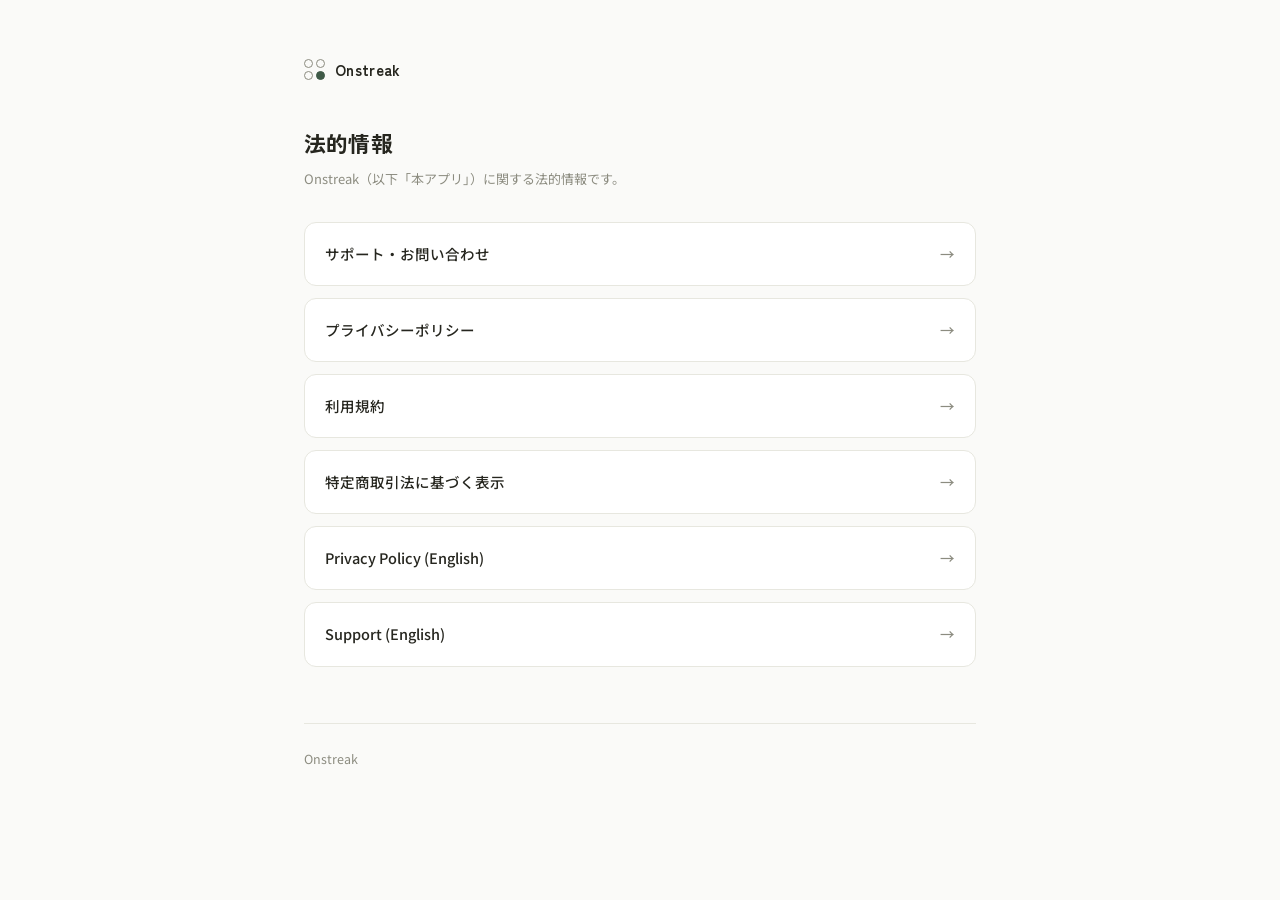
<file: index.html>
<!doctype html>
<html lang="ja">
<head>
<meta charset="utf-8">
<meta name="viewport" content="width=device-width, initial-scale=1">
<title>Onstreak｜法的情報</title>
<link rel="stylesheet" href="style.css">
</head>
<body>
<div class="wrap">
  <div class="brand">
    <div class="brand-dots"><span></span><span></span><span></span><span></span></div>
    <div class="brand-name">Onstreak</div>
  </div>

  <h1>法的情報</h1>
  <div class="dates">Onstreak（以下「本アプリ」）に関する法的情報です。</div>

  <div class="card-list">
    <a href="support.html">サポート・お問い合わせ <span class="arrow">→</span></a>
    <a href="privacy-policy.html">プライバシーポリシー <span class="arrow">→</span></a>
    <a href="terms.html">利用規約 <span class="arrow">→</span></a>
    <a href="tokushoho.html">特定商取引法に基づく表示 <span class="arrow">→</span></a>
    <a href="privacy-policy-en.html">Privacy Policy (English) <span class="arrow">→</span></a>
    <a href="support-en.html">Support (English) <span class="arrow">→</span></a>
  </div>

  <footer>
    Onstreak
  </footer>
</div>
</body>
</html>
</file>
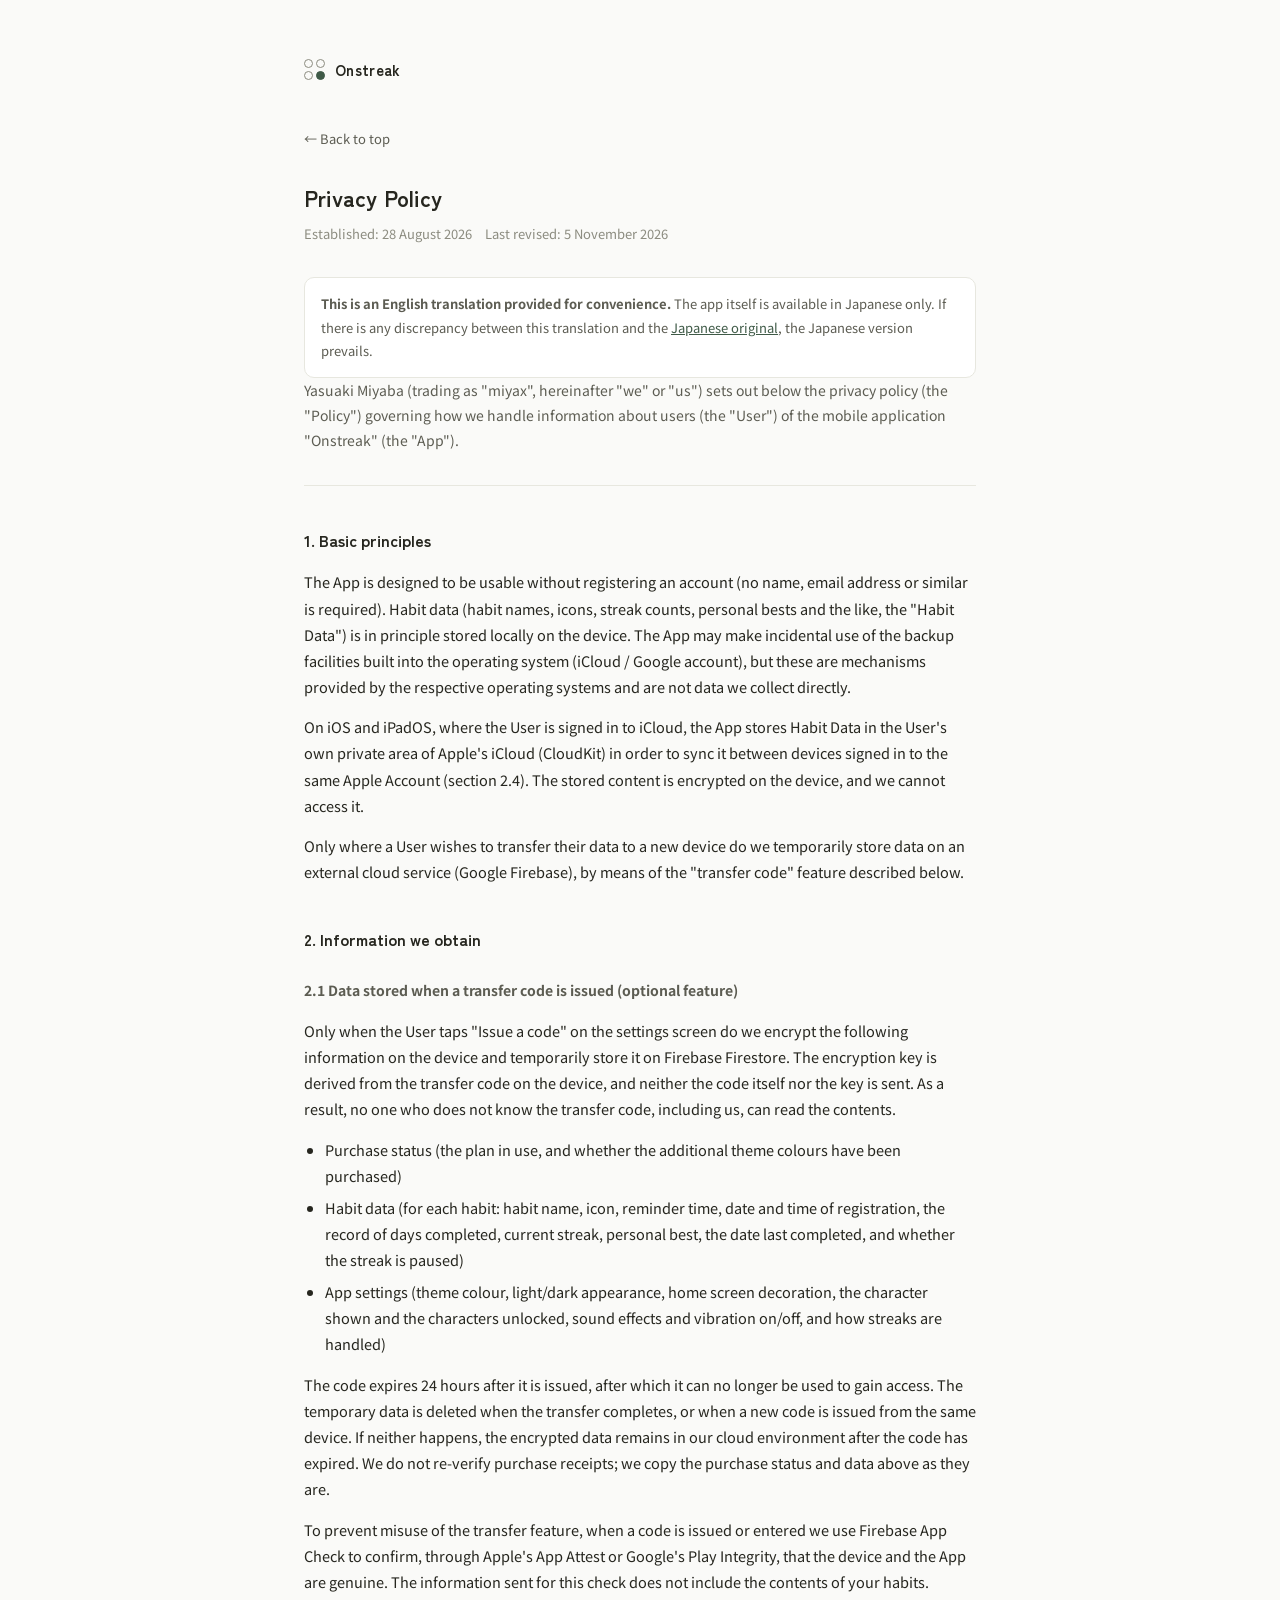
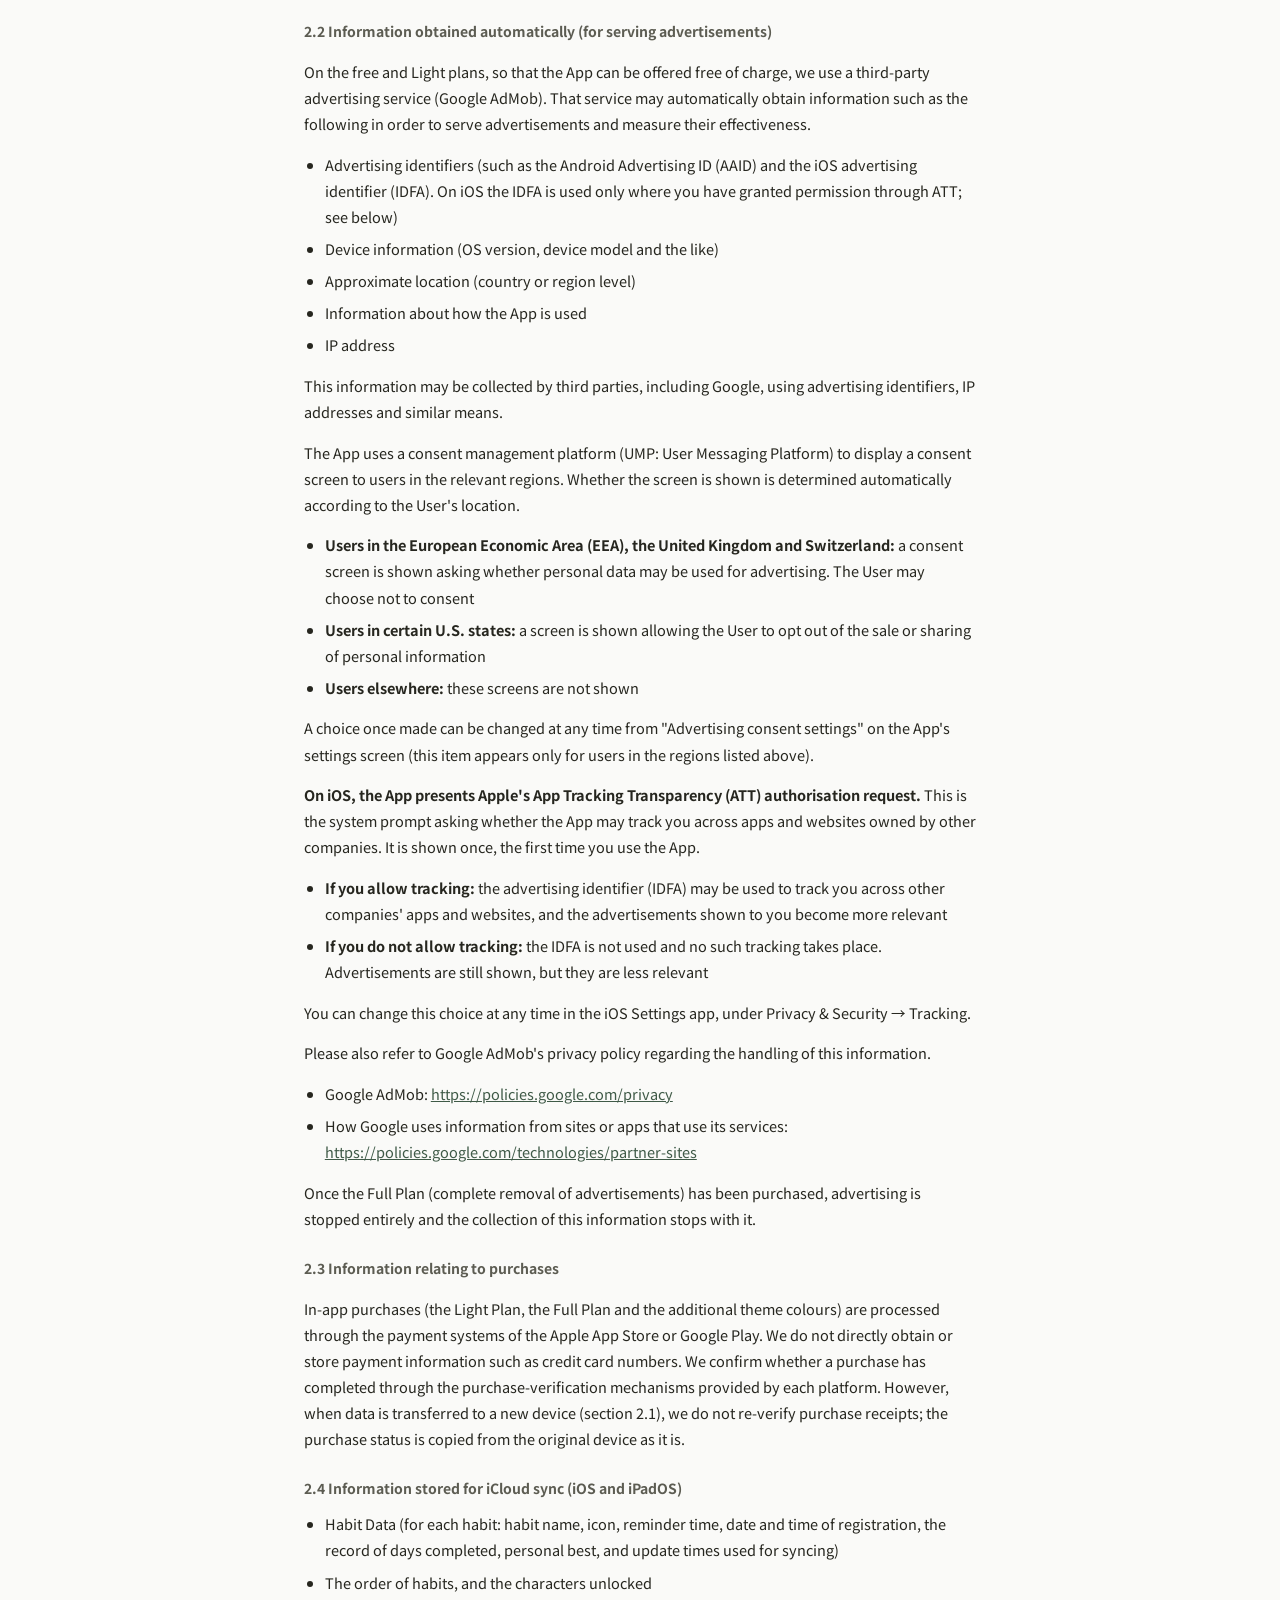
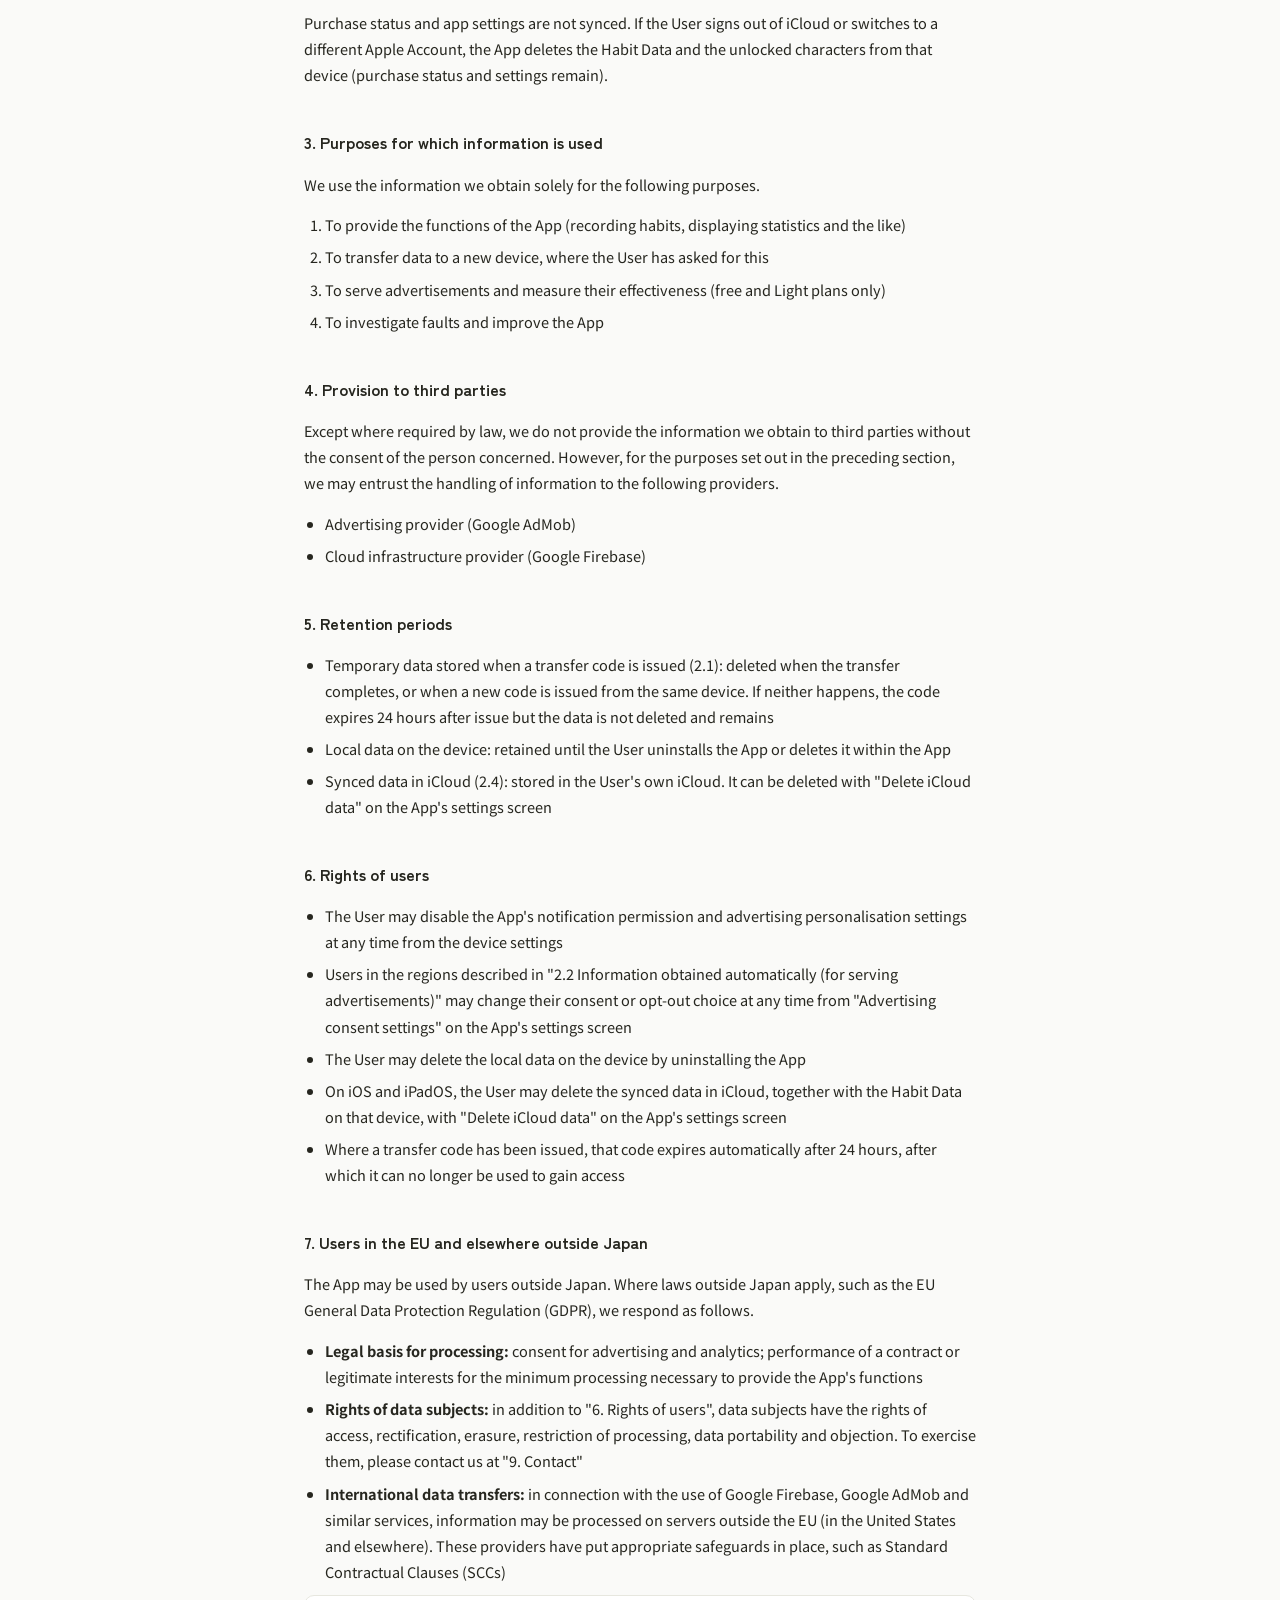
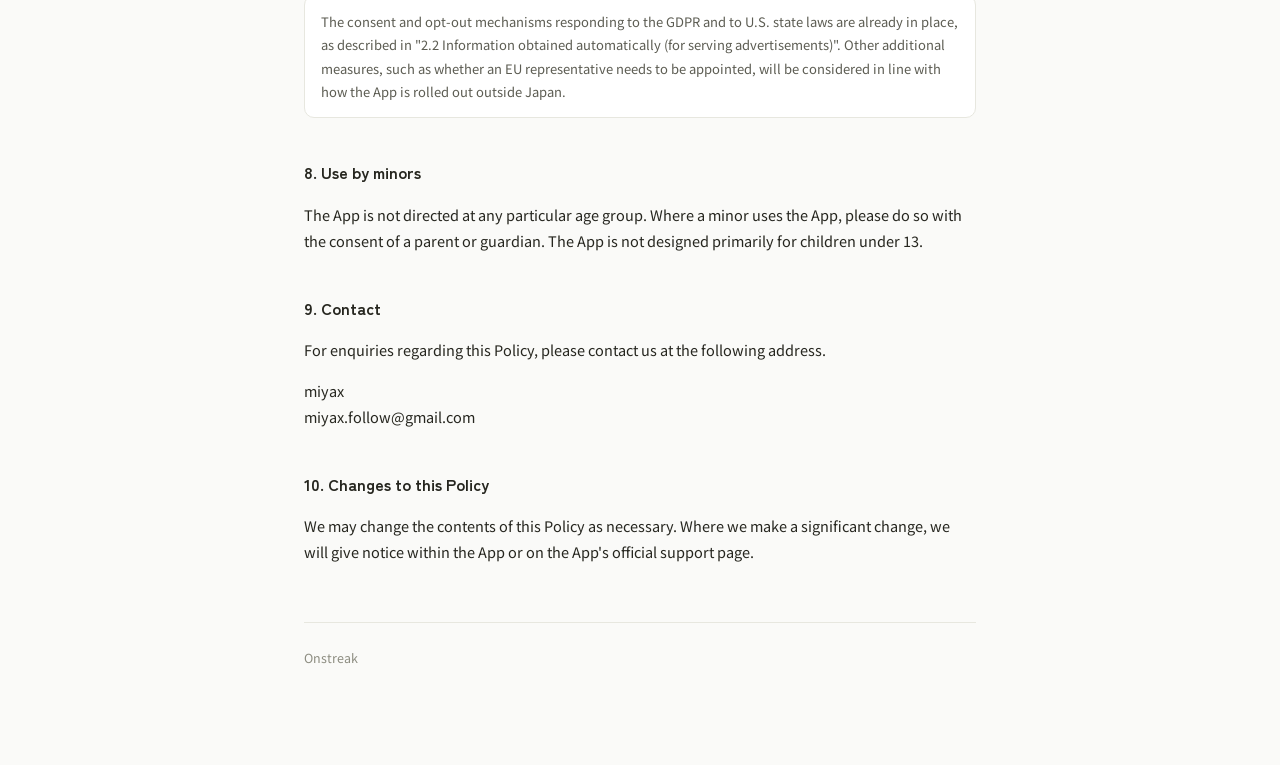
<file: privacy-policy-en.html>
<!doctype html>
<html lang="en">
<head>
<meta charset="utf-8">
<meta name="viewport" content="width=device-width, initial-scale=1">
<title>Privacy Policy｜Onstreak</title>
<link rel="stylesheet" href="style.css">
</head>
<body>
<div class="wrap">
  <div class="brand">
    <div class="brand-dots"><span></span><span></span><span></span><span></span></div>
    <div class="brand-name">Onstreak</div>
  </div>
  <a class="back" href="index.html">← Back to top</a>

  <h1>Privacy Policy</h1>
  <div class="dates">Established: 28 August 2026　Last revised: 5 November 2026</div>

  <div class="note">
    <strong>This is an English translation provided for convenience.</strong>
    The app itself is available in Japanese only. If there is any discrepancy between this
    translation and the <a href="privacy-policy.html">Japanese original</a>, the Japanese
    version prevails.
  </div>

  <div class="intro">
    Yasuaki Miyaba (trading as "miyax", hereinafter "we" or "us") sets out below the privacy policy
    (the "Policy") governing how we handle information about users (the "User") of the mobile
    application "Onstreak" (the "App").
  </div>

  <h2>1. Basic principles</h2>
  <p>The App is designed to be usable without registering an account (no name, email address or similar is required). Habit data (habit names, icons, streak counts, personal bests and the like, the "Habit Data") is in principle stored locally on the device. The App may make incidental use of the backup facilities built into the operating system (iCloud / Google account), but these are mechanisms provided by the respective operating systems and are not data we collect directly.</p>
  <p>On iOS and iPadOS, where the User is signed in to iCloud, the App stores Habit Data in the User's own private area of Apple's iCloud (CloudKit) in order to sync it between devices signed in to the same Apple Account (section 2.4). The stored content is encrypted on the device, and we cannot access it.</p>
  <p>Only where a User wishes to transfer their data to a new device do we temporarily store data on an external cloud service (Google Firebase), by means of the "transfer code" feature described below.</p>

  <h2>2. Information we obtain</h2>

  <h3>2.1 Data stored when a transfer code is issued (optional feature)</h3>
  <p>Only when the User taps "Issue a code" on the settings screen do we encrypt the following information on the device and temporarily store it on Firebase Firestore. The encryption key is derived from the transfer code on the device, and neither the code itself nor the key is sent. As a result, no one who does not know the transfer code, including us, can read the contents.</p>
  <ul>
    <li>Purchase status (the plan in use, and whether the additional theme colours have been purchased)</li>
    <li>Habit data (for each habit: habit name, icon, reminder time, date and time of registration, the record of days completed, current streak, personal best, the date last completed, and whether the streak is paused)</li>
    <li>App settings (theme colour, light/dark appearance, home screen decoration, the character shown and the characters unlocked, sound effects and vibration on/off, and how streaks are handled)</li>
  </ul>
  <p>The code expires 24 hours after it is issued, after which it can no longer be used to gain access. The temporary data is deleted when the transfer completes, or when a new code is issued from the same device. If neither happens, the encrypted data remains in our cloud environment after the code has expired. We do not re-verify purchase receipts; we copy the purchase status and data above as they are.</p>
  <p>To prevent misuse of the transfer feature, when a code is issued or entered we use Firebase App Check to confirm, through Apple's App Attest or Google's Play Integrity, that the device and the App are genuine. The information sent for this check does not include the contents of your habits.</p>

  <h3>2.2 Information obtained automatically (for serving advertisements)</h3>
  <p>On the free and Light plans, so that the App can be offered free of charge, we use a third-party advertising service (Google AdMob). That service may automatically obtain information such as the following in order to serve advertisements and measure their effectiveness.</p>
  <ul>
    <li>Advertising identifiers (such as the Android Advertising ID (AAID) and the iOS advertising identifier (IDFA). On iOS the IDFA is used only where you have granted permission through ATT; see below)</li>
    <li>Device information (OS version, device model and the like)</li>
    <li>Approximate location (country or region level)</li>
    <li>Information about how the App is used</li>
    <li>IP address</li>
  </ul>
  <p>This information may be collected by third parties, including Google, using advertising identifiers, IP addresses and similar means.</p>
  <p>The App uses a consent management platform (UMP: User Messaging Platform) to display a consent screen to users in the relevant regions. Whether the screen is shown is determined automatically according to the User's location.</p>
  <ul>
    <li><strong>Users in the European Economic Area (EEA), the United Kingdom and Switzerland:</strong> a consent screen is shown asking whether personal data may be used for advertising. The User may choose not to consent</li>
    <li><strong>Users in certain U.S. states:</strong> a screen is shown allowing the User to opt out of the sale or sharing of personal information</li>
    <li><strong>Users elsewhere:</strong> these screens are not shown</li>
  </ul>
  <p>A choice once made can be changed at any time from "Advertising consent settings" on the App's settings screen (this item appears only for users in the regions listed above).</p>
  <p><strong>On iOS, the App presents Apple's App Tracking Transparency (ATT) authorisation request.</strong> This is the system prompt asking whether the App may track you across apps and websites owned by other companies. It is shown once, the first time you use the App.</p>
  <ul>
    <li><strong>If you allow tracking:</strong> the advertising identifier (IDFA) may be used to track you across other companies' apps and websites, and the advertisements shown to you become more relevant</li>
    <li><strong>If you do not allow tracking:</strong> the IDFA is not used and no such tracking takes place. Advertisements are still shown, but they are less relevant</li>
  </ul>
  <p>You can change this choice at any time in the iOS Settings app, under Privacy &amp; Security &rarr; Tracking.</p>
  <p>Please also refer to Google AdMob's privacy policy regarding the handling of this information.</p>
  <ul>
    <li>Google AdMob: <a href="https://policies.google.com/privacy" target="_blank" rel="noopener">https://policies.google.com/privacy</a></li>
    <li>How Google uses information from sites or apps that use its services: <a href="https://policies.google.com/technologies/partner-sites" target="_blank" rel="noopener">https://policies.google.com/technologies/partner-sites</a></li>
  </ul>
  <p>Once the Full Plan (complete removal of advertisements) has been purchased, advertising is stopped entirely and the collection of this information stops with it.</p>

  <h3>2.3 Information relating to purchases</h3>
  <p>In-app purchases (the Light Plan, the Full Plan and the additional theme colours) are processed through the payment systems of the Apple App Store or Google Play. We do not directly obtain or store payment information such as credit card numbers. We confirm whether a purchase has completed through the purchase-verification mechanisms provided by each platform. However, when data is transferred to a new device (section 2.1), we do not re-verify purchase receipts; the purchase status is copied from the original device as it is.</p>

  <h3>2.4 Information stored for iCloud sync (iOS and iPadOS)</h3>
  <ul>
    <li>Habit Data (for each habit: habit name, icon, reminder time, date and time of registration, the record of days completed, personal best, and update times used for syncing)</li>
    <li>The order of habits, and the characters unlocked</li>
  </ul>
  <p>Purchase status and app settings are not synced. If the User signs out of iCloud or switches to a different Apple Account, the App deletes the Habit Data and the unlocked characters from that device (purchase status and settings remain).</p>

  <h2>3. Purposes for which information is used</h2>
  <p>We use the information we obtain solely for the following purposes.</p>
  <ol>
    <li>To provide the functions of the App (recording habits, displaying statistics and the like)</li>
    <li>To transfer data to a new device, where the User has asked for this</li>
    <li>To serve advertisements and measure their effectiveness (free and Light plans only)</li>
    <li>To investigate faults and improve the App</li>
  </ol>

  <h2>4. Provision to third parties</h2>
  <p>Except where required by law, we do not provide the information we obtain to third parties without the consent of the person concerned. However, for the purposes set out in the preceding section, we may entrust the handling of information to the following providers.</p>
  <ul>
    <li>Advertising provider (Google AdMob)</li>
    <li>Cloud infrastructure provider (Google Firebase)</li>
  </ul>

  <h2>5. Retention periods</h2>
  <ul>
    <li>Temporary data stored when a transfer code is issued (2.1): deleted when the transfer completes, or when a new code is issued from the same device. If neither happens, the code expires 24 hours after issue but the data is not deleted and remains</li>
    <li>Local data on the device: retained until the User uninstalls the App or deletes it within the App</li>
    <li>Synced data in iCloud (2.4): stored in the User's own iCloud. It can be deleted with "Delete iCloud data" on the App's settings screen</li>
  </ul>

  <h2>6. Rights of users</h2>
  <ul>
    <li>The User may disable the App's notification permission and advertising personalisation settings at any time from the device settings</li>
    <li>Users in the regions described in "2.2 Information obtained automatically (for serving advertisements)" may change their consent or opt-out choice at any time from "Advertising consent settings" on the App's settings screen</li>
    <li>The User may delete the local data on the device by uninstalling the App</li>
    <li>On iOS and iPadOS, the User may delete the synced data in iCloud, together with the Habit Data on that device, with "Delete iCloud data" on the App's settings screen</li>
    <li>Where a transfer code has been issued, that code expires automatically after 24 hours, after which it can no longer be used to gain access</li>
  </ul>

  <h2>7. Users in the EU and elsewhere outside Japan</h2>
  <p>The App may be used by users outside Japan. Where laws outside Japan apply, such as the EU General Data Protection Regulation (GDPR), we respond as follows.</p>
  <ul>
    <li><strong>Legal basis for processing:</strong> consent for advertising and analytics; performance of a contract or legitimate interests for the minimum processing necessary to provide the App's functions</li>
    <li><strong>Rights of data subjects:</strong> in addition to "6. Rights of users", data subjects have the rights of access, rectification, erasure, restriction of processing, data portability and objection. To exercise them, please contact us at "9. Contact"</li>
    <li><strong>International data transfers:</strong> in connection with the use of Google Firebase, Google AdMob and similar services, information may be processed on servers outside the EU (in the United States and elsewhere). These providers have put appropriate safeguards in place, such as Standard Contractual Clauses (SCCs)</li>
  </ul>
  <div class="note">The consent and opt-out mechanisms responding to the GDPR and to U.S. state laws are already in place, as described in "2.2 Information obtained automatically (for serving advertisements)". Other additional measures, such as whether an EU representative needs to be appointed, will be considered in line with how the App is rolled out outside Japan.</div>

  <h2>8. Use by minors</h2>
  <p>The App is not directed at any particular age group. Where a minor uses the App, please do so with the consent of a parent or guardian. The App is not designed primarily for children under 13.</p>

  <h2>9. Contact</h2>
  <p>For enquiries regarding this Policy, please contact us at the following address.</p>
  <p>miyax<br>miyax.follow@gmail.com</p>

  <h2>10. Changes to this Policy</h2>
  <p>We may change the contents of this Policy as necessary. Where we make a significant change, we will give notice within the App or on the App's official support page.</p>

  <footer>Onstreak</footer>
</div>
</body>
</html>
</file>
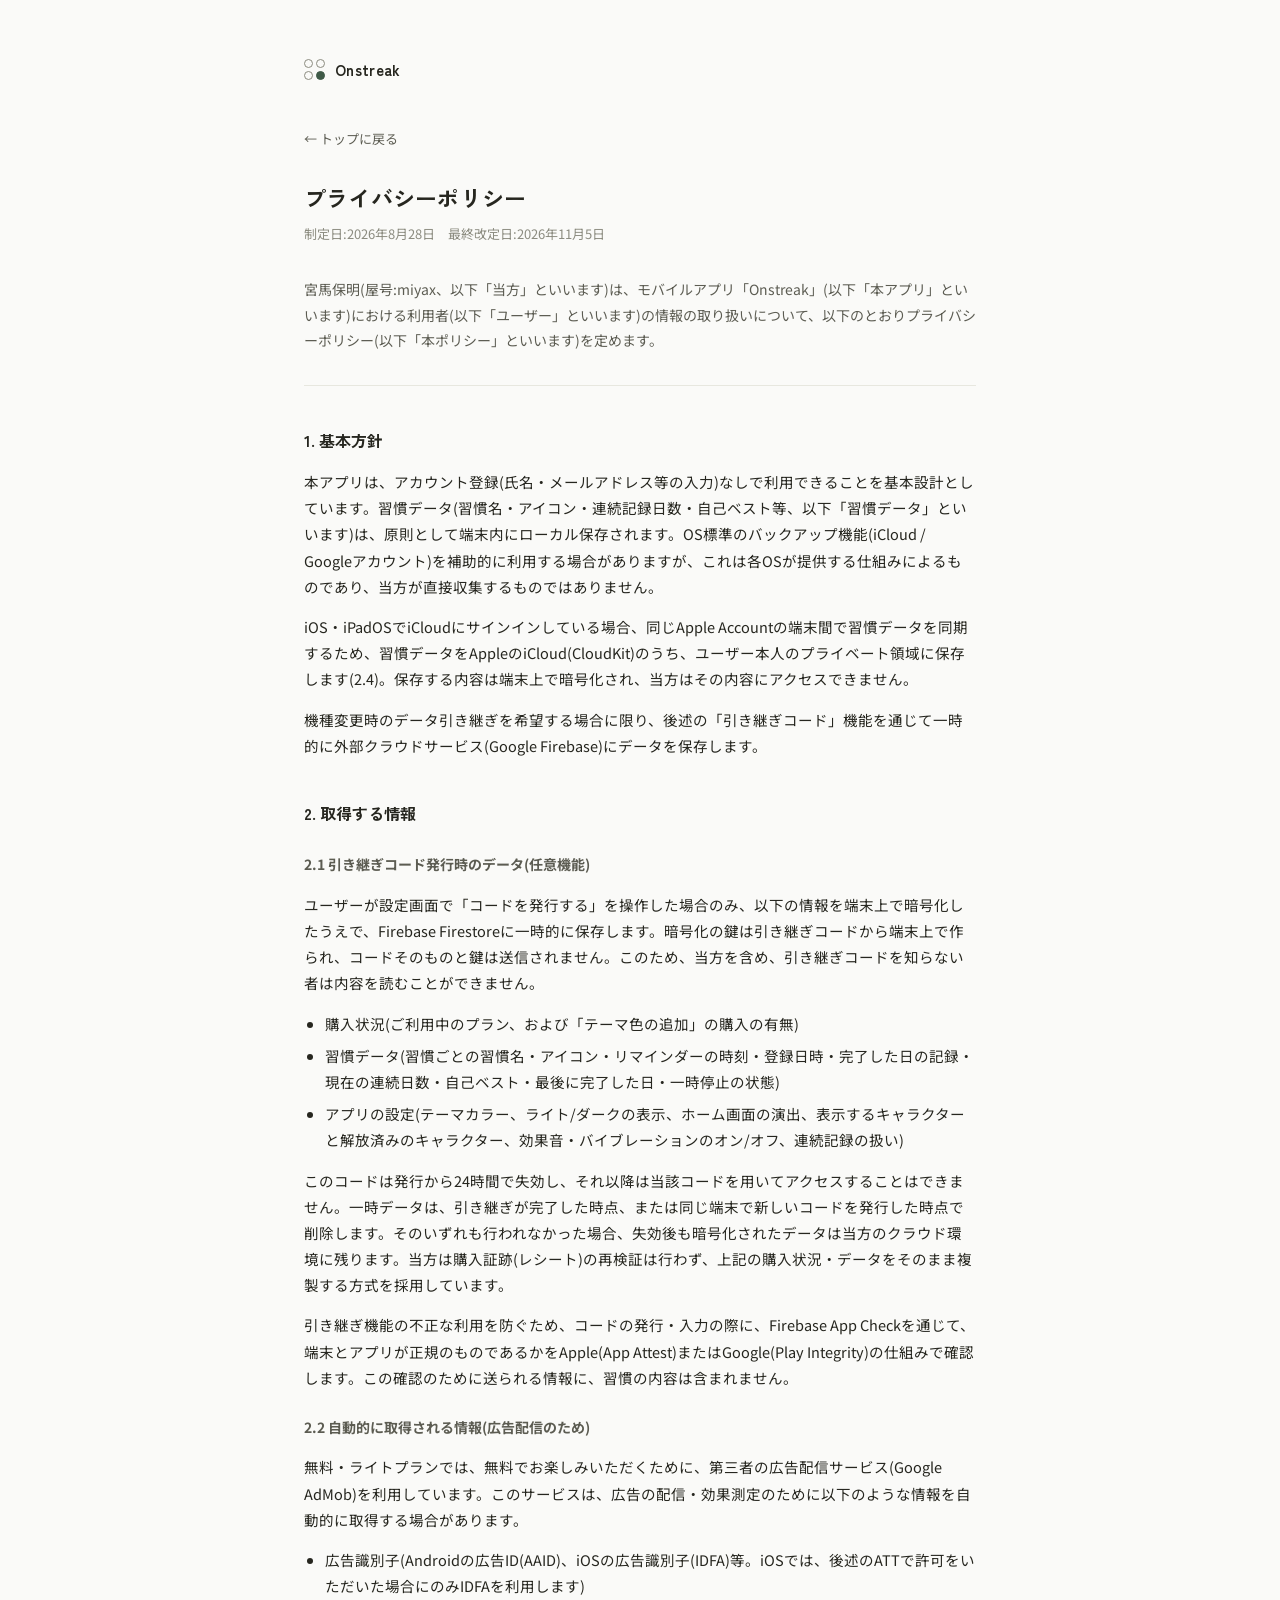
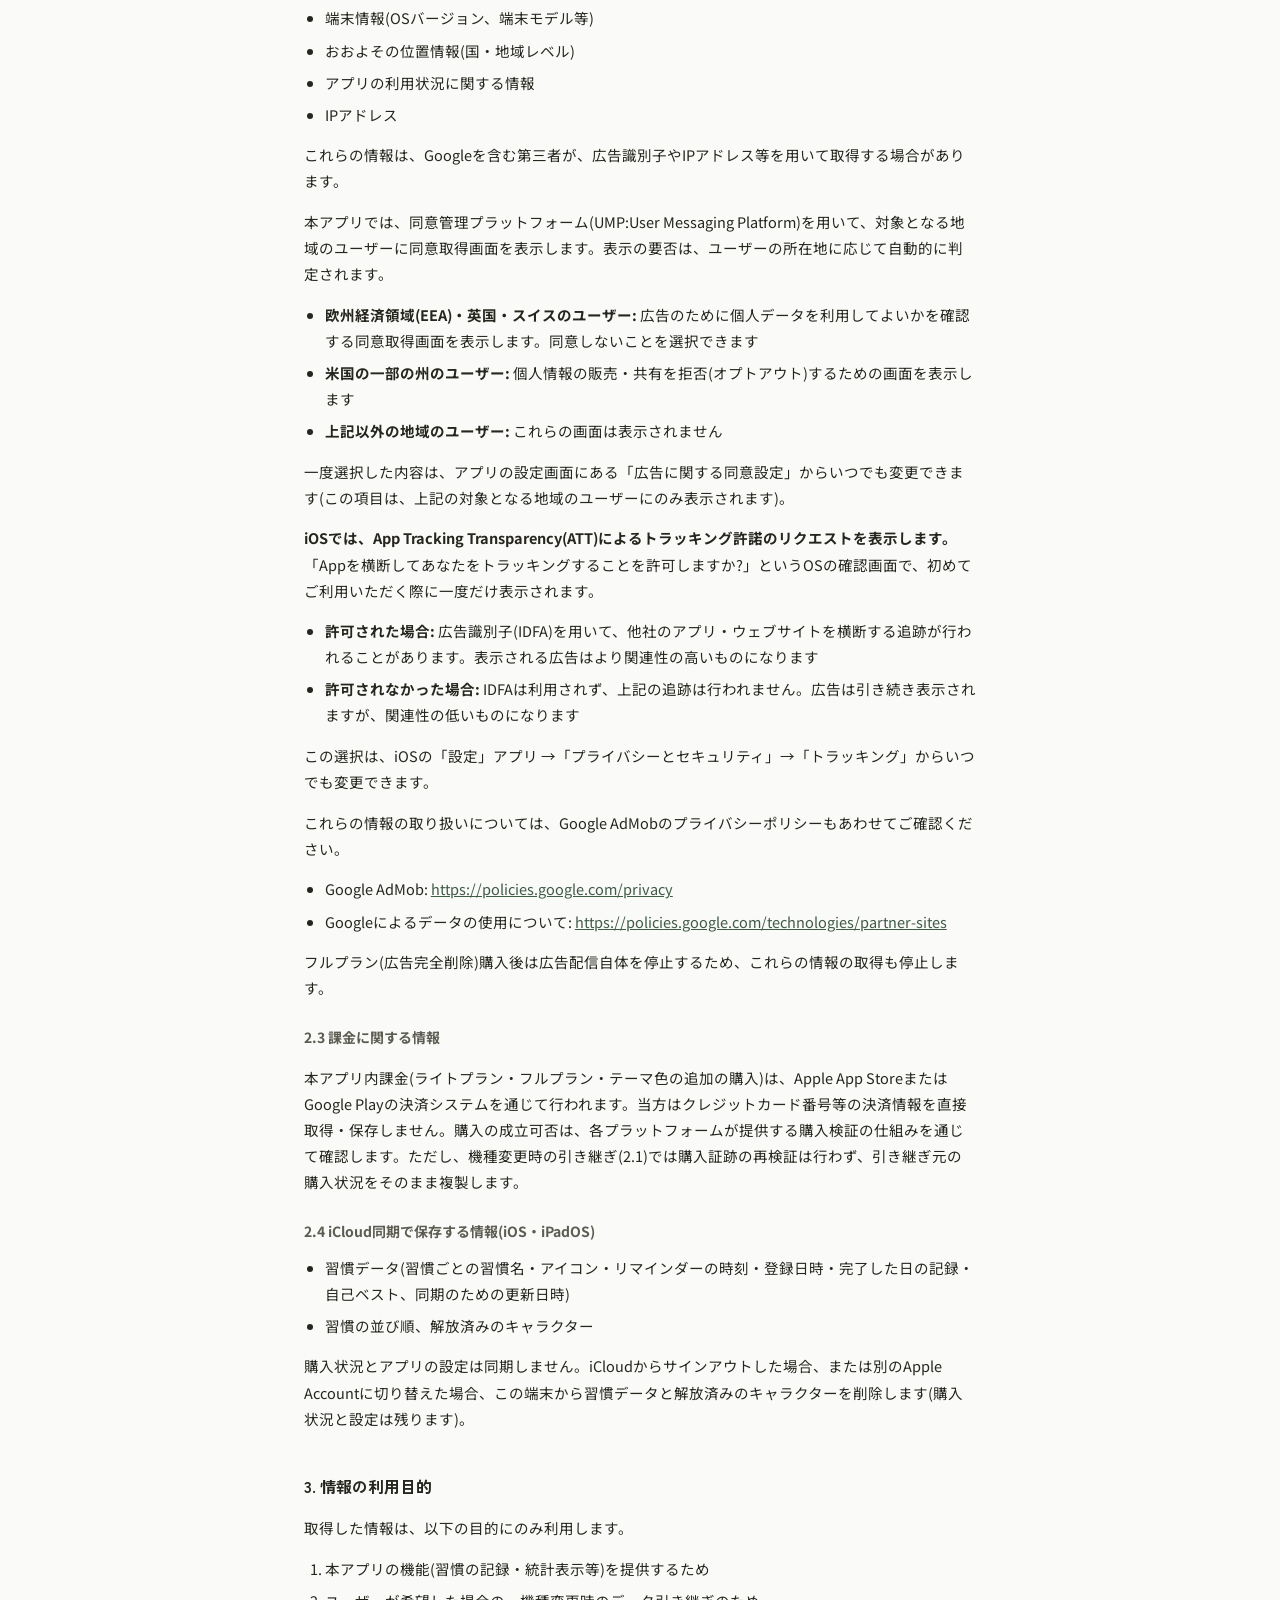
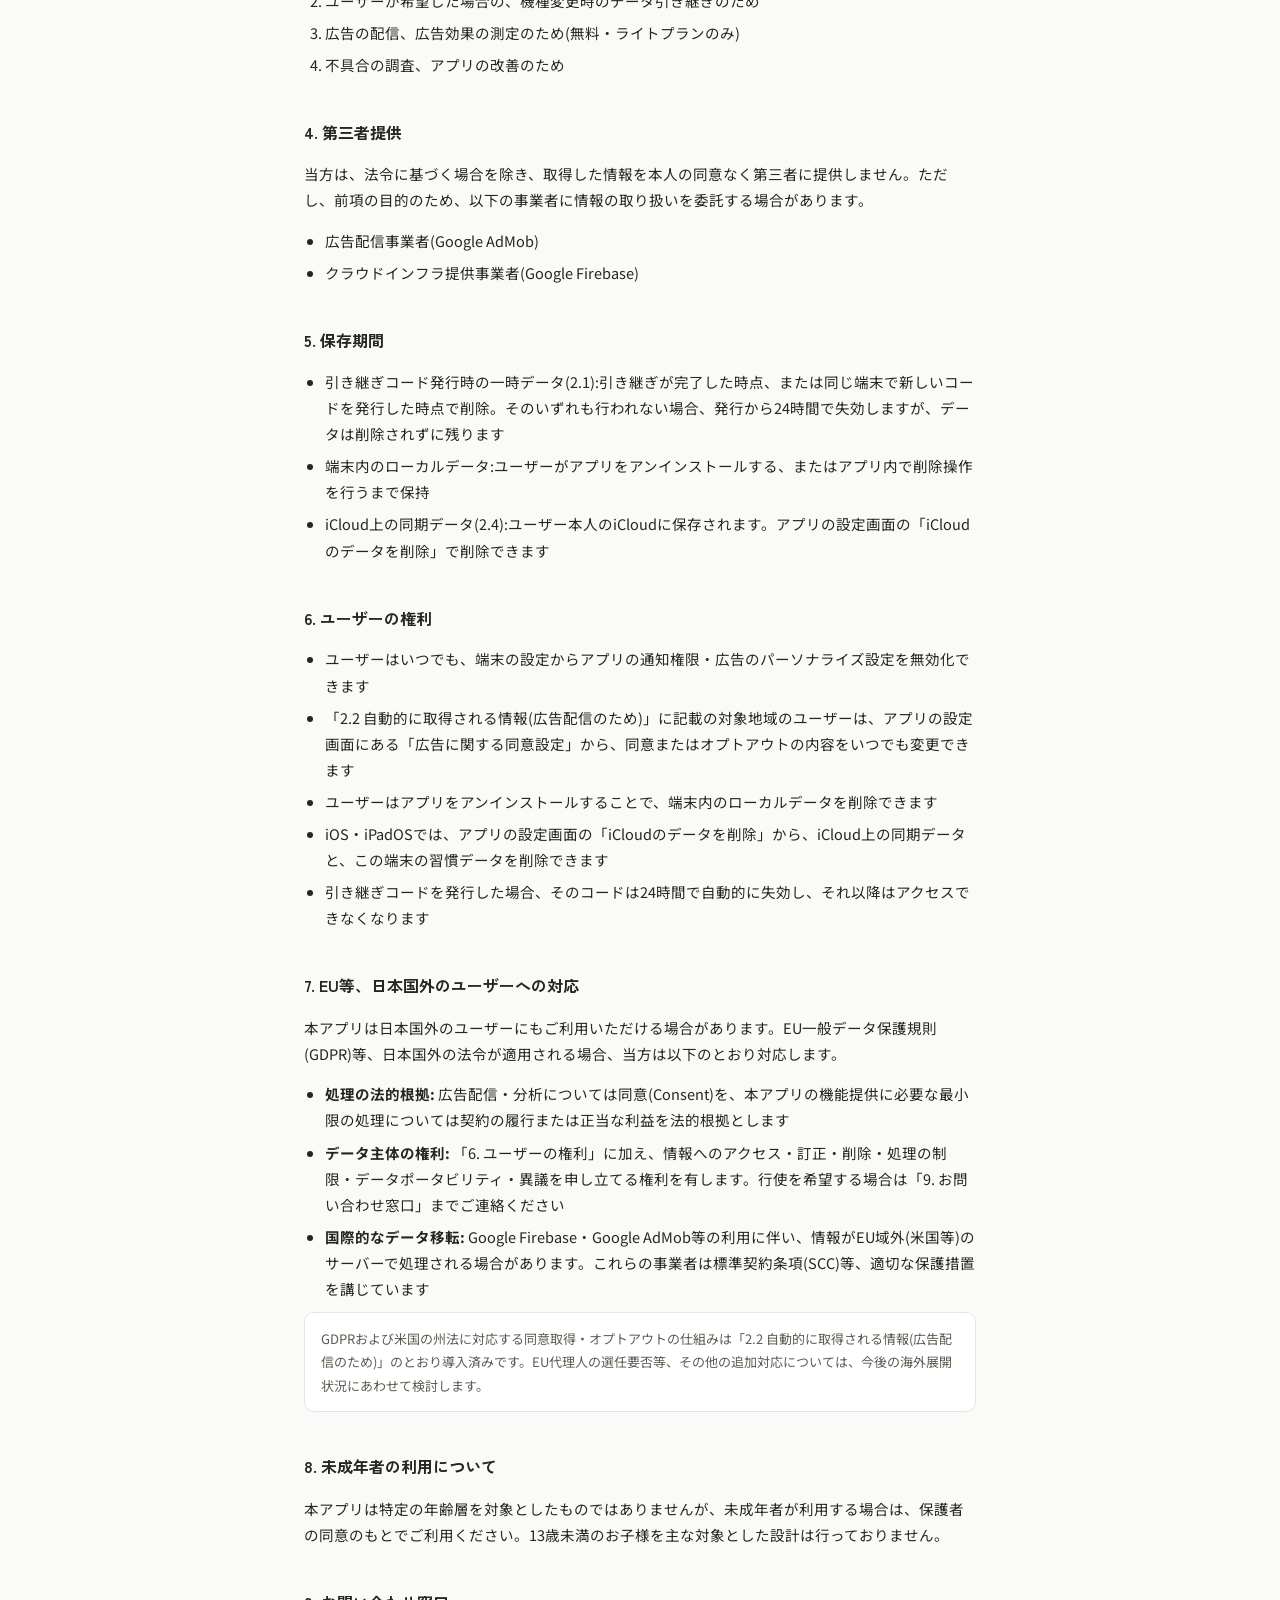
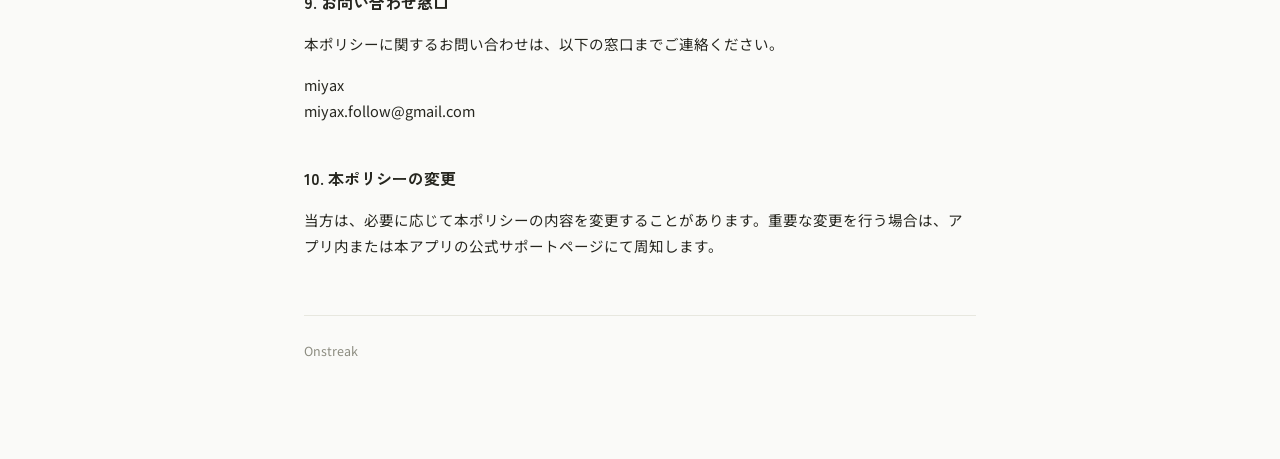
<file: privacy-policy.html>
<!doctype html>
<html lang="ja">
<head>
<meta charset="utf-8">
<meta name="viewport" content="width=device-width, initial-scale=1">
<title>プライバシーポリシー｜Onstreak</title>
<link rel="stylesheet" href="style.css">
</head>
<body>
<div class="wrap">
  <div class="brand">
    <div class="brand-dots"><span></span><span></span><span></span><span></span></div>
    <div class="brand-name">Onstreak</div>
  </div>
  <a class="back" href="index.html">← トップに戻る</a>

  <h1>プライバシーポリシー</h1>
  <div class="dates">制定日:2026年8月28日　最終改定日:2026年11月5日</div>

  <div class="intro">
    宮馬保明(屋号:miyax、以下「当方」といいます)は、モバイルアプリ「Onstreak」(以下「本アプリ」といいます)における利用者(以下「ユーザー」といいます)の情報の取り扱いについて、以下のとおりプライバシーポリシー(以下「本ポリシー」といいます)を定めます。
  </div>

  <h2>1. 基本方針</h2>
  <p>本アプリは、アカウント登録(氏名・メールアドレス等の入力)なしで利用できることを基本設計としています。習慣データ(習慣名・アイコン・連続記録日数・自己ベスト等、以下「習慣データ」といいます)は、原則として端末内にローカル保存されます。OS標準のバックアップ機能(iCloud / Googleアカウント)を補助的に利用する場合がありますが、これは各OSが提供する仕組みによるものであり、当方が直接収集するものではありません。</p>
  <p>iOS・iPadOSでiCloudにサインインしている場合、同じApple Accountの端末間で習慣データを同期するため、習慣データをAppleのiCloud(CloudKit)のうち、ユーザー本人のプライベート領域に保存します(2.4)。保存する内容は端末上で暗号化され、当方はその内容にアクセスできません。</p>
  <p>機種変更時のデータ引き継ぎを希望する場合に限り、後述の「引き継ぎコード」機能を通じて一時的に外部クラウドサービス(Google Firebase)にデータを保存します。</p>

  <h2>2. 取得する情報</h2>

  <h3>2.1 引き継ぎコード発行時のデータ(任意機能)</h3>
  <p>ユーザーが設定画面で「コードを発行する」を操作した場合のみ、以下の情報を端末上で暗号化したうえで、Firebase Firestoreに一時的に保存します。暗号化の鍵は引き継ぎコードから端末上で作られ、コードそのものと鍵は送信されません。このため、当方を含め、引き継ぎコードを知らない者は内容を読むことができません。</p>
  <ul>
    <li>購入状況(ご利用中のプラン、および「テーマ色の追加」の購入の有無)</li>
    <li>習慣データ(習慣ごとの習慣名・アイコン・リマインダーの時刻・登録日時・完了した日の記録・現在の連続日数・自己ベスト・最後に完了した日・一時停止の状態)</li>
    <li>アプリの設定(テーマカラー、ライト/ダークの表示、ホーム画面の演出、表示するキャラクターと解放済みのキャラクター、効果音・バイブレーションのオン/オフ、連続記録の扱い)</li>
  </ul>
  <p>このコードは発行から24時間で失効し、それ以降は当該コードを用いてアクセスすることはできません。一時データは、引き継ぎが完了した時点、または同じ端末で新しいコードを発行した時点で削除します。そのいずれも行われなかった場合、失効後も暗号化されたデータは当方のクラウド環境に残ります。当方は購入証跡(レシート)の再検証は行わず、上記の購入状況・データをそのまま複製する方式を採用しています。</p>
  <p>引き継ぎ機能の不正な利用を防ぐため、コードの発行・入力の際に、Firebase App Checkを通じて、端末とアプリが正規のものであるかをApple(App Attest)またはGoogle(Play Integrity)の仕組みで確認します。この確認のために送られる情報に、習慣の内容は含まれません。</p>

  <h3>2.2 自動的に取得される情報(広告配信のため)</h3>
  <p>無料・ライトプランでは、無料でお楽しみいただくために、第三者の広告配信サービス(Google AdMob)を利用しています。このサービスは、広告の配信・効果測定のために以下のような情報を自動的に取得する場合があります。</p>
  <ul>
    <li>広告識別子(Androidの広告ID(AAID)、iOSの広告識別子(IDFA)等。iOSでは、後述のATTで許可をいただいた場合にのみIDFAを利用します)</li>
    <li>端末情報(OSバージョン、端末モデル等)</li>
    <li>おおよその位置情報(国・地域レベル)</li>
    <li>アプリの利用状況に関する情報</li>
    <li>IPアドレス</li>
  </ul>
  <p>これらの情報は、Googleを含む第三者が、広告識別子やIPアドレス等を用いて取得する場合があります。</p>
  <p>本アプリでは、同意管理プラットフォーム(UMP:User Messaging Platform)を用いて、対象となる地域のユーザーに同意取得画面を表示します。表示の要否は、ユーザーの所在地に応じて自動的に判定されます。</p>
  <ul>
    <li><strong>欧州経済領域(EEA)・英国・スイスのユーザー:</strong> 広告のために個人データを利用してよいかを確認する同意取得画面を表示します。同意しないことを選択できます</li>
    <li><strong>米国の一部の州のユーザー:</strong> 個人情報の販売・共有を拒否(オプトアウト)するための画面を表示します</li>
    <li><strong>上記以外の地域のユーザー:</strong> これらの画面は表示されません</li>
  </ul>
  <p>一度選択した内容は、アプリの設定画面にある「広告に関する同意設定」からいつでも変更できます(この項目は、上記の対象となる地域のユーザーにのみ表示されます)。</p>
  <p><strong>iOSでは、App Tracking Transparency(ATT)によるトラッキング許諾のリクエストを表示します。</strong>「Appを横断してあなたをトラッキングすることを許可しますか?」というOSの確認画面で、初めてご利用いただく際に一度だけ表示されます。</p>
  <ul>
    <li><strong>許可された場合:</strong> 広告識別子(IDFA)を用いて、他社のアプリ・ウェブサイトを横断する追跡が行われることがあります。表示される広告はより関連性の高いものになります</li>
    <li><strong>許可されなかった場合:</strong> IDFAは利用されず、上記の追跡は行われません。広告は引き続き表示されますが、関連性の低いものになります</li>
  </ul>
  <p>この選択は、iOSの「設定」アプリ →「プライバシーとセキュリティ」→「トラッキング」からいつでも変更できます。</p>
  <p>これらの情報の取り扱いについては、Google AdMobのプライバシーポリシーもあわせてご確認ください。</p>
  <ul>
    <li>Google AdMob: <a href="https://policies.google.com/privacy" target="_blank" rel="noopener">https://policies.google.com/privacy</a></li>
    <li>Googleによるデータの使用について: <a href="https://policies.google.com/technologies/partner-sites" target="_blank" rel="noopener">https://policies.google.com/technologies/partner-sites</a></li>
  </ul>
  <p>フルプラン(広告完全削除)購入後は広告配信自体を停止するため、これらの情報の取得も停止します。</p>

  <h3>2.3 課金に関する情報</h3>
  <p>本アプリ内課金(ライトプラン・フルプラン・テーマ色の追加の購入)は、Apple App StoreまたはGoogle Playの決済システムを通じて行われます。当方はクレジットカード番号等の決済情報を直接取得・保存しません。購入の成立可否は、各プラットフォームが提供する購入検証の仕組みを通じて確認します。ただし、機種変更時の引き継ぎ(2.1)では購入証跡の再検証は行わず、引き継ぎ元の購入状況をそのまま複製します。</p>

  <h3>2.4 iCloud同期で保存する情報(iOS・iPadOS)</h3>
  <ul>
    <li>習慣データ(習慣ごとの習慣名・アイコン・リマインダーの時刻・登録日時・完了した日の記録・自己ベスト、同期のための更新日時)</li>
    <li>習慣の並び順、解放済みのキャラクター</li>
  </ul>
  <p>購入状況とアプリの設定は同期しません。iCloudからサインアウトした場合、または別のApple Accountに切り替えた場合、この端末から習慣データと解放済みのキャラクターを削除します(購入状況と設定は残ります)。</p>

  <h2>3. 情報の利用目的</h2>
  <p>取得した情報は、以下の目的にのみ利用します。</p>
  <ol>
    <li>本アプリの機能(習慣の記録・統計表示等)を提供するため</li>
    <li>ユーザーが希望した場合の、機種変更時のデータ引き継ぎのため</li>
    <li>広告の配信、広告効果の測定のため(無料・ライトプランのみ)</li>
    <li>不具合の調査、アプリの改善のため</li>
  </ol>

  <h2>4. 第三者提供</h2>
  <p>当方は、法令に基づく場合を除き、取得した情報を本人の同意なく第三者に提供しません。ただし、前項の目的のため、以下の事業者に情報の取り扱いを委託する場合があります。</p>
  <ul>
    <li>広告配信事業者(Google AdMob)</li>
    <li>クラウドインフラ提供事業者(Google Firebase)</li>
  </ul>

  <h2>5. 保存期間</h2>
  <ul>
    <li>引き継ぎコード発行時の一時データ(2.1):引き継ぎが完了した時点、または同じ端末で新しいコードを発行した時点で削除。そのいずれも行われない場合、発行から24時間で失効しますが、データは削除されずに残ります</li>
    <li>端末内のローカルデータ:ユーザーがアプリをアンインストールする、またはアプリ内で削除操作を行うまで保持</li>
    <li>iCloud上の同期データ(2.4):ユーザー本人のiCloudに保存されます。アプリの設定画面の「iCloudのデータを削除」で削除できます</li>
  </ul>

  <h2>6. ユーザーの権利</h2>
  <ul>
    <li>ユーザーはいつでも、端末の設定からアプリの通知権限・広告のパーソナライズ設定を無効化できます</li>
    <li>「2.2 自動的に取得される情報(広告配信のため)」に記載の対象地域のユーザーは、アプリの設定画面にある「広告に関する同意設定」から、同意またはオプトアウトの内容をいつでも変更できます</li>
    <li>ユーザーはアプリをアンインストールすることで、端末内のローカルデータを削除できます</li>
    <li>iOS・iPadOSでは、アプリの設定画面の「iCloudのデータを削除」から、iCloud上の同期データと、この端末の習慣データを削除できます</li>
    <li>引き継ぎコードを発行した場合、そのコードは24時間で自動的に失効し、それ以降はアクセスできなくなります</li>
  </ul>

  <h2>7. EU等、日本国外のユーザーへの対応</h2>
  <p>本アプリは日本国外のユーザーにもご利用いただける場合があります。EU一般データ保護規則(GDPR)等、日本国外の法令が適用される場合、当方は以下のとおり対応します。</p>
  <ul>
    <li><strong>処理の法的根拠:</strong> 広告配信・分析については同意(Consent)を、本アプリの機能提供に必要な最小限の処理については契約の履行または正当な利益を法的根拠とします</li>
    <li><strong>データ主体の権利:</strong> 「6. ユーザーの権利」に加え、情報へのアクセス・訂正・削除・処理の制限・データポータビリティ・異議を申し立てる権利を有します。行使を希望する場合は「9. お問い合わせ窓口」までご連絡ください</li>
    <li><strong>国際的なデータ移転:</strong> Google Firebase・Google AdMob等の利用に伴い、情報がEU域外(米国等)のサーバーで処理される場合があります。これらの事業者は標準契約条項(SCC)等、適切な保護措置を講じています</li>
  </ul>
  <div class="note">GDPRおよび米国の州法に対応する同意取得・オプトアウトの仕組みは「2.2 自動的に取得される情報(広告配信のため)」のとおり導入済みです。EU代理人の選任要否等、その他の追加対応については、今後の海外展開状況にあわせて検討します。</div>

  <h2>8. 未成年者の利用について</h2>
  <p>本アプリは特定の年齢層を対象としたものではありませんが、未成年者が利用する場合は、保護者の同意のもとでご利用ください。13歳未満のお子様を主な対象とした設計は行っておりません。</p>

  <h2>9. お問い合わせ窓口</h2>
  <p>本ポリシーに関するお問い合わせは、以下の窓口までご連絡ください。</p>
  <p>miyax<br>miyax.follow@gmail.com</p>

  <h2>10. 本ポリシーの変更</h2>
  <p>当方は、必要に応じて本ポリシーの内容を変更することがあります。重要な変更を行う場合は、アプリ内または本アプリの公式サポートページにて周知します。</p>

  <footer>Onstreak</footer>
</div>
</body>
</html>
</file>
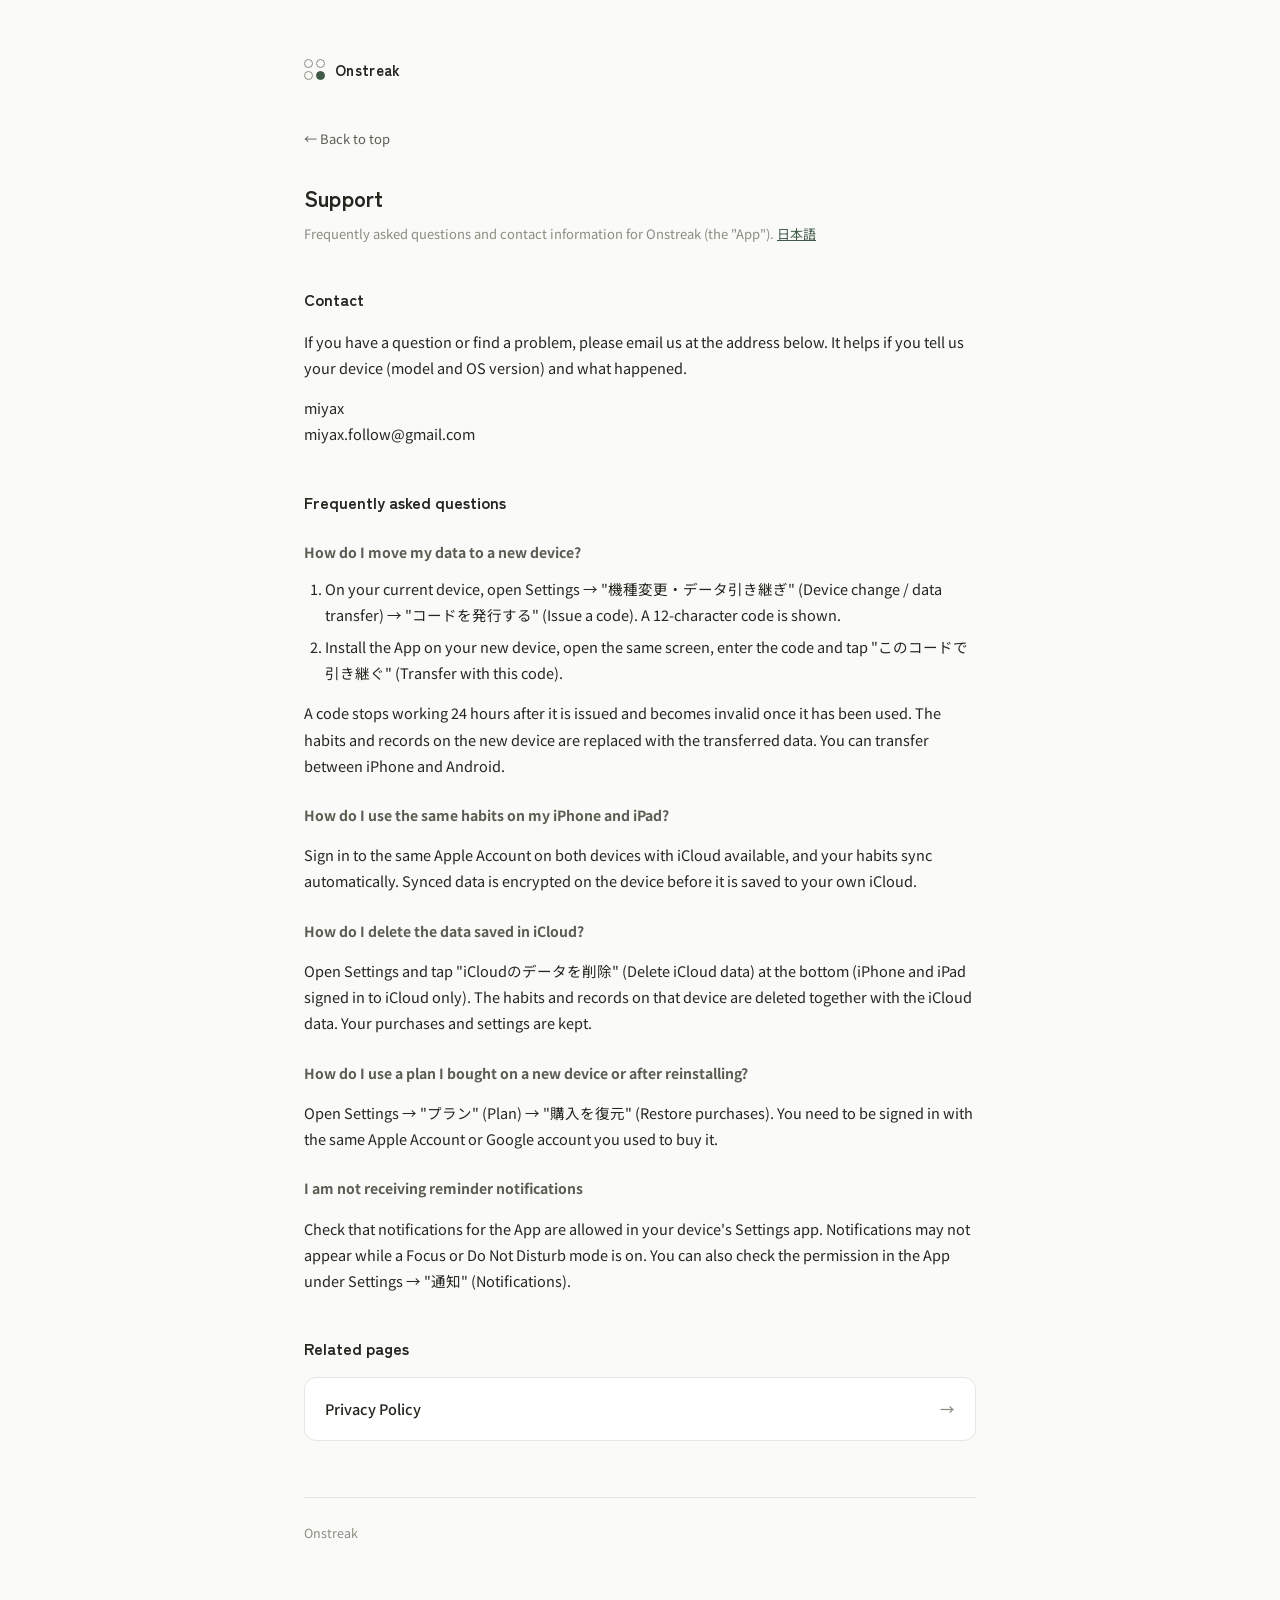
<file: support-en.html>
<!doctype html>
<html lang="en">
<head>
<meta charset="utf-8">
<meta name="viewport" content="width=device-width, initial-scale=1">
<title>Support | Onstreak</title>
<link rel="stylesheet" href="style.css">
</head>
<body>
<div class="wrap">
  <div class="brand">
    <div class="brand-dots"><span></span><span></span><span></span><span></span></div>
    <div class="brand-name">Onstreak</div>
  </div>
  <a class="back" href="index.html">← Back to top</a>

  <h1>Support</h1>
  <div class="dates">Frequently asked questions and contact information for Onstreak (the "App"). <a href="support.html">日本語</a></div>

  <h2>Contact</h2>
  <p>If you have a question or find a problem, please email us at the address below. It helps if you tell us your device (model and OS version) and what happened.</p>
  <p>miyax<br>miyax.follow@gmail.com</p>

  <h2>Frequently asked questions</h2>

  <h3>How do I move my data to a new device?</h3>
  <ol>
    <li>On your current device, open Settings → "機種変更・データ引き継ぎ" (Device change / data transfer) → "コードを発行する" (Issue a code). A 12-character code is shown.</li>
    <li>Install the App on your new device, open the same screen, enter the code and tap "このコードで引き継ぐ" (Transfer with this code).</li>
  </ol>
  <p>A code stops working 24 hours after it is issued and becomes invalid once it has been used. The habits and records on the new device are replaced with the transferred data. You can transfer between iPhone and Android.</p>

  <h3>How do I use the same habits on my iPhone and iPad?</h3>
  <p>Sign in to the same Apple Account on both devices with iCloud available, and your habits sync automatically. Synced data is encrypted on the device before it is saved to your own iCloud.</p>

  <h3>How do I delete the data saved in iCloud?</h3>
  <p>Open Settings and tap "iCloudのデータを削除" (Delete iCloud data) at the bottom (iPhone and iPad signed in to iCloud only). The habits and records on that device are deleted together with the iCloud data. Your purchases and settings are kept.</p>

  <h3>How do I use a plan I bought on a new device or after reinstalling?</h3>
  <p>Open Settings → "プラン" (Plan) → "購入を復元" (Restore purchases). You need to be signed in with the same Apple Account or Google account you used to buy it.</p>

  <h3>I am not receiving reminder notifications</h3>
  <p>Check that notifications for the App are allowed in your device's Settings app. Notifications may not appear while a Focus or Do Not Disturb mode is on. You can also check the permission in the App under Settings → "通知" (Notifications).</p>

  <h2>Related pages</h2>
  <div class="card-list">
    <a href="privacy-policy-en.html">Privacy Policy <span class="arrow">→</span></a>
  </div>

  <footer>Onstreak</footer>
</div>
</body>
</html>
</file>
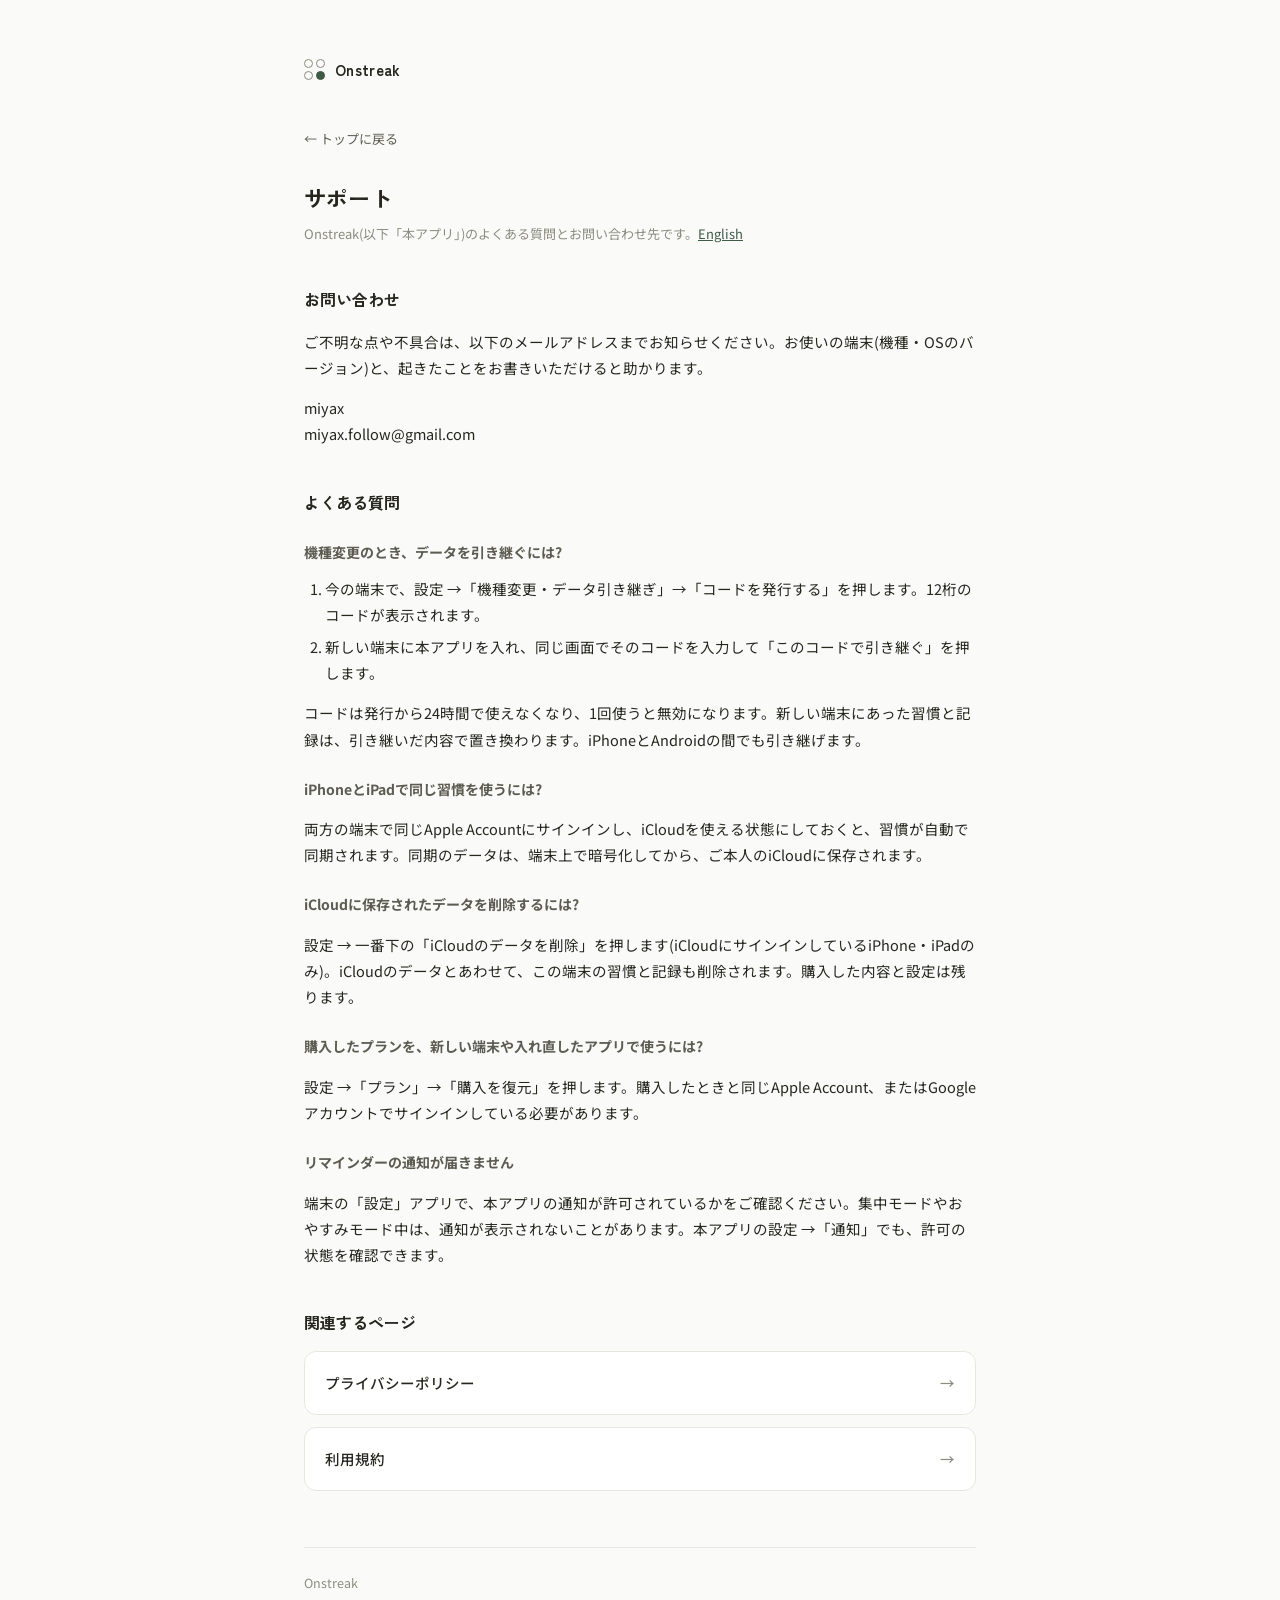
<file: support.html>
<!doctype html>
<html lang="ja">
<head>
<meta charset="utf-8">
<meta name="viewport" content="width=device-width, initial-scale=1">
<title>サポート｜Onstreak</title>
<link rel="stylesheet" href="style.css">
</head>
<body>
<div class="wrap">
  <div class="brand">
    <div class="brand-dots"><span></span><span></span><span></span><span></span></div>
    <div class="brand-name">Onstreak</div>
  </div>
  <a class="back" href="index.html">← トップに戻る</a>

  <h1>サポート</h1>
  <div class="dates">Onstreak(以下「本アプリ」)のよくある質問とお問い合わせ先です。<a href="support-en.html">English</a></div>

  <h2>お問い合わせ</h2>
  <p>ご不明な点や不具合は、以下のメールアドレスまでお知らせください。お使いの端末(機種・OSのバージョン)と、起きたことをお書きいただけると助かります。</p>
  <p>miyax<br>miyax.follow@gmail.com</p>

  <h2>よくある質問</h2>

  <h3>機種変更のとき、データを引き継ぐには?</h3>
  <ol>
    <li>今の端末で、設定 →「機種変更・データ引き継ぎ」→「コードを発行する」を押します。12桁のコードが表示されます。</li>
    <li>新しい端末に本アプリを入れ、同じ画面でそのコードを入力して「このコードで引き継ぐ」を押します。</li>
  </ol>
  <p>コードは発行から24時間で使えなくなり、1回使うと無効になります。新しい端末にあった習慣と記録は、引き継いだ内容で置き換わります。iPhoneとAndroidの間でも引き継げます。</p>

  <h3>iPhoneとiPadで同じ習慣を使うには?</h3>
  <p>両方の端末で同じApple Accountにサインインし、iCloudを使える状態にしておくと、習慣が自動で同期されます。同期のデータは、端末上で暗号化してから、ご本人のiCloudに保存されます。</p>

  <h3>iCloudに保存されたデータを削除するには?</h3>
  <p>設定 → 一番下の「iCloudのデータを削除」を押します(iCloudにサインインしているiPhone・iPadのみ)。iCloudのデータとあわせて、この端末の習慣と記録も削除されます。購入した内容と設定は残ります。</p>

  <h3>購入したプランを、新しい端末や入れ直したアプリで使うには?</h3>
  <p>設定 →「プラン」→「購入を復元」を押します。購入したときと同じApple Account、またはGoogleアカウントでサインインしている必要があります。</p>

  <h3>リマインダーの通知が届きません</h3>
  <p>端末の「設定」アプリで、本アプリの通知が許可されているかをご確認ください。集中モードやおやすみモード中は、通知が表示されないことがあります。本アプリの設定 →「通知」でも、許可の状態を確認できます。</p>

  <h2>関連するページ</h2>
  <div class="card-list">
    <a href="privacy-policy.html">プライバシーポリシー <span class="arrow">→</span></a>
    <a href="terms.html">利用規約 <span class="arrow">→</span></a>
  </div>

  <footer>Onstreak</footer>
</div>
</body>
</html>
</file>
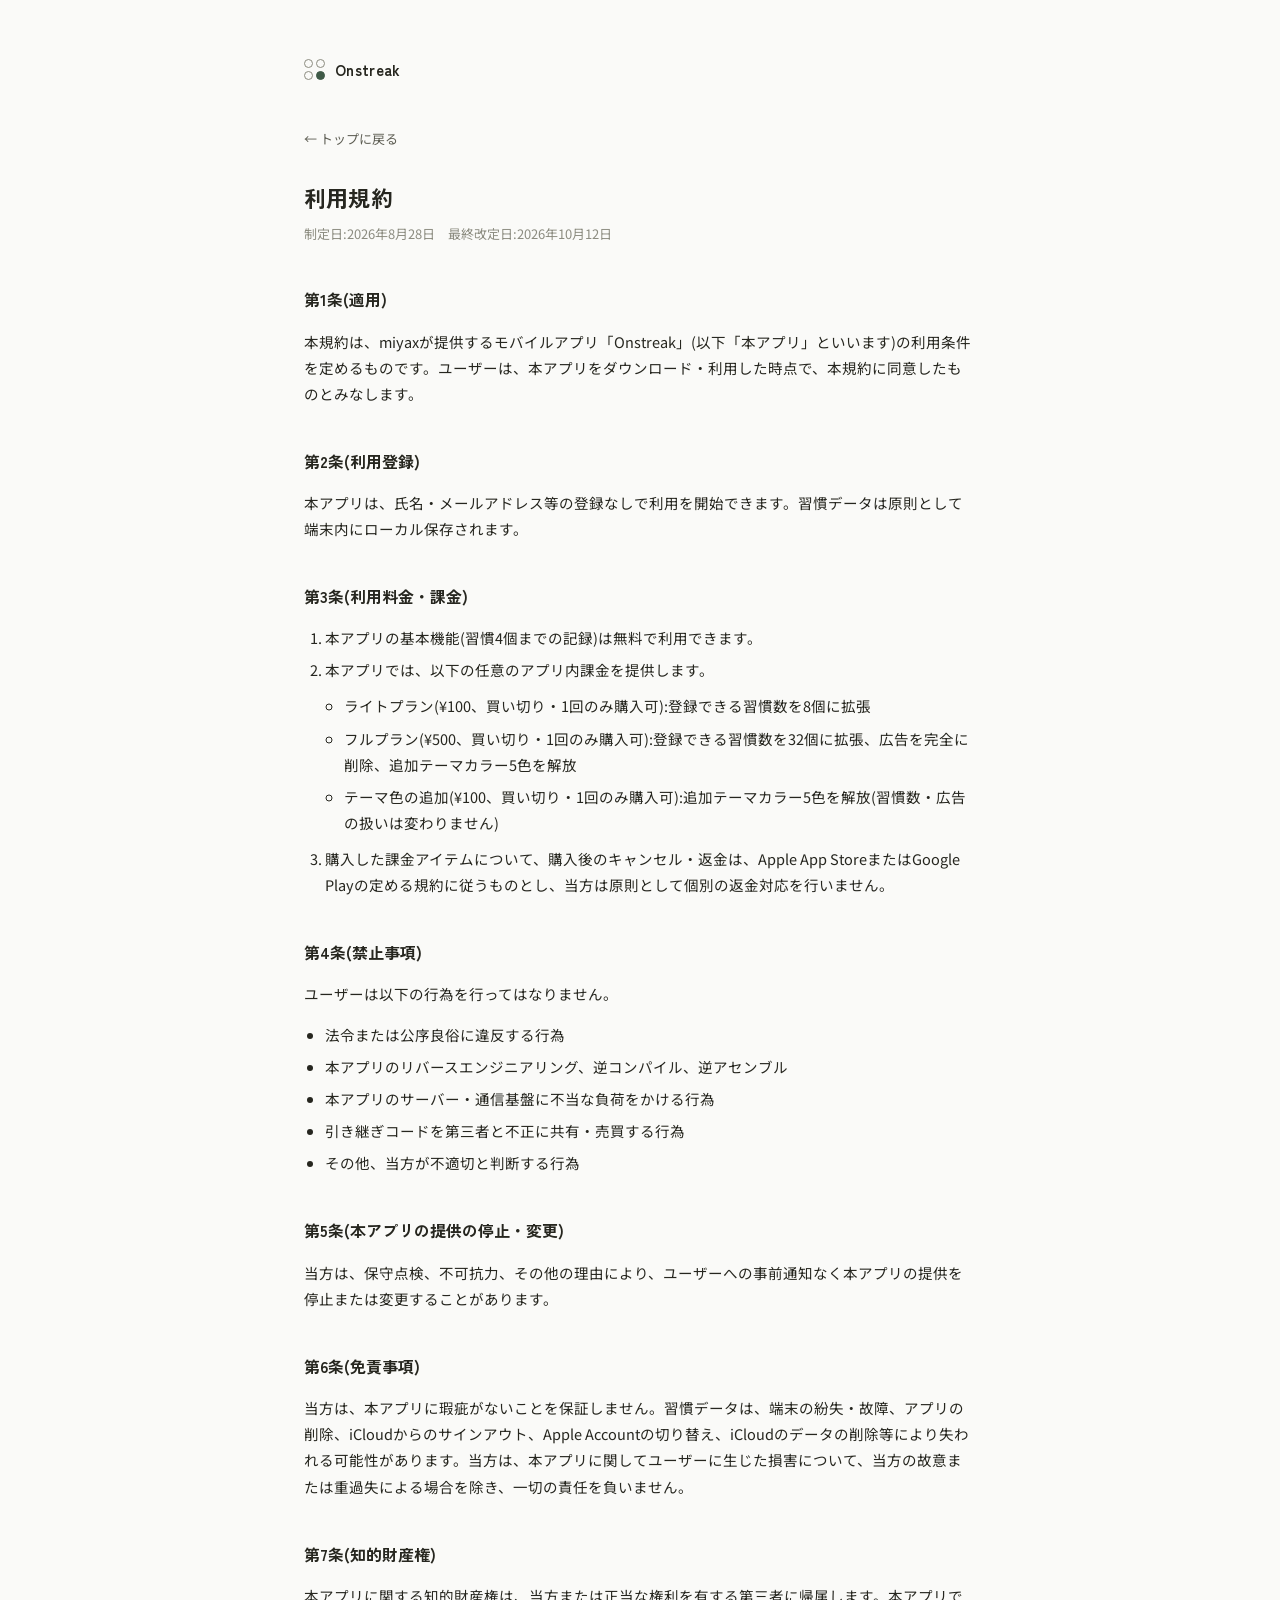
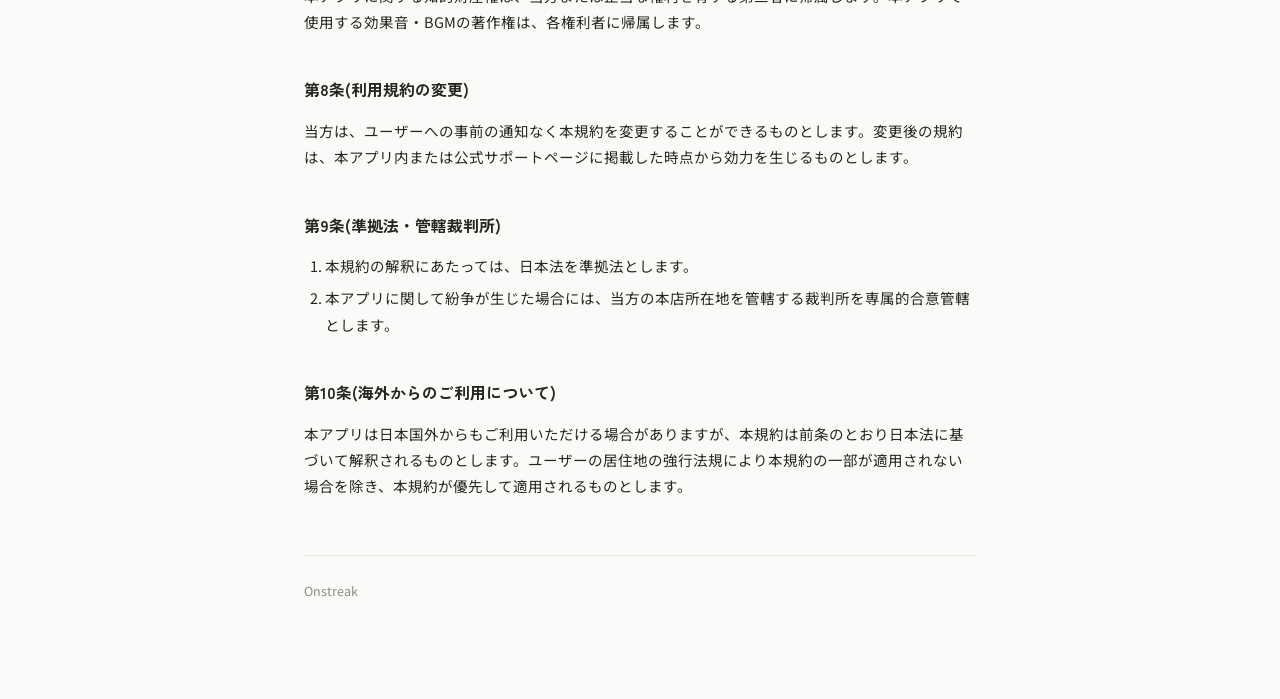
<file: terms.html>
<!doctype html>
<html lang="ja">
<head>
<meta charset="utf-8">
<meta name="viewport" content="width=device-width, initial-scale=1">
<title>利用規約｜Onstreak</title>
<link rel="stylesheet" href="style.css">
</head>
<body>
<div class="wrap">
  <div class="brand">
    <div class="brand-dots"><span></span><span></span><span></span><span></span></div>
    <div class="brand-name">Onstreak</div>
  </div>
  <a class="back" href="index.html">← トップに戻る</a>

  <h1>利用規約</h1>
  <div class="dates">制定日:2026年8月28日　最終改定日:2026年10月12日</div>

  <h2>第1条(適用)</h2>
  <p>本規約は、miyaxが提供するモバイルアプリ「Onstreak」(以下「本アプリ」といいます)の利用条件を定めるものです。ユーザーは、本アプリをダウンロード・利用した時点で、本規約に同意したものとみなします。</p>

  <h2>第2条(利用登録)</h2>
  <p>本アプリは、氏名・メールアドレス等の登録なしで利用を開始できます。習慣データは原則として端末内にローカル保存されます。</p>

  <h2>第3条(利用料金・課金)</h2>
  <ol>
    <li>本アプリの基本機能(習慣4個までの記録)は無料で利用できます。</li>
    <li>本アプリでは、以下の任意のアプリ内課金を提供します。
      <ul>
        <li>ライトプラン(¥100、買い切り・1回のみ購入可):登録できる習慣数を8個に拡張</li>
        <li>フルプラン(¥500、買い切り・1回のみ購入可):登録できる習慣数を32個に拡張、広告を完全に削除、追加テーマカラー5色を解放</li>
        <li>テーマ色の追加(¥100、買い切り・1回のみ購入可):追加テーマカラー5色を解放(習慣数・広告の扱いは変わりません)</li>
      </ul>
    </li>
    <li>購入した課金アイテムについて、購入後のキャンセル・返金は、Apple App StoreまたはGoogle Playの定める規約に従うものとし、当方は原則として個別の返金対応を行いません。</li>
  </ol>

  <h2>第4条(禁止事項)</h2>
  <p>ユーザーは以下の行為を行ってはなりません。</p>
  <ul>
    <li>法令または公序良俗に違反する行為</li>
    <li>本アプリのリバースエンジニアリング、逆コンパイル、逆アセンブル</li>
    <li>本アプリのサーバー・通信基盤に不当な負荷をかける行為</li>
    <li>引き継ぎコードを第三者と不正に共有・売買する行為</li>
    <li>その他、当方が不適切と判断する行為</li>
  </ul>

  <h2>第5条(本アプリの提供の停止・変更)</h2>
  <p>当方は、保守点検、不可抗力、その他の理由により、ユーザーへの事前通知なく本アプリの提供を停止または変更することがあります。</p>

  <h2>第6条(免責事項)</h2>
  <p>当方は、本アプリに瑕疵がないことを保証しません。習慣データは、端末の紛失・故障、アプリの削除、iCloudからのサインアウト、Apple Accountの切り替え、iCloudのデータの削除等により失われる可能性があります。当方は、本アプリに関してユーザーに生じた損害について、当方の故意または重過失による場合を除き、一切の責任を負いません。</p>

  <h2>第7条(知的財産権)</h2>
  <p>本アプリに関する知的財産権は、当方または正当な権利を有する第三者に帰属します。本アプリで使用する効果音・BGMの著作権は、各権利者に帰属します。</p>

  <h2>第8条(利用規約の変更)</h2>
  <p>当方は、ユーザーへの事前の通知なく本規約を変更することができるものとします。変更後の規約は、本アプリ内または公式サポートページに掲載した時点から効力を生じるものとします。</p>

  <h2>第9条(準拠法・管轄裁判所)</h2>
  <ol>
    <li>本規約の解釈にあたっては、日本法を準拠法とします。</li>
    <li>本アプリに関して紛争が生じた場合には、当方の本店所在地を管轄する裁判所を専属的合意管轄とします。</li>
  </ol>

  <h2>第10条(海外からのご利用について)</h2>
  <p>本アプリは日本国外からもご利用いただける場合がありますが、本規約は前条のとおり日本法に基づいて解釈されるものとします。ユーザーの居住地の強行法規により本規約の一部が適用されない場合を除き、本規約が優先して適用されるものとします。</p>

  <footer>Onstreak</footer>
</div>
</body>
</html>
</file>
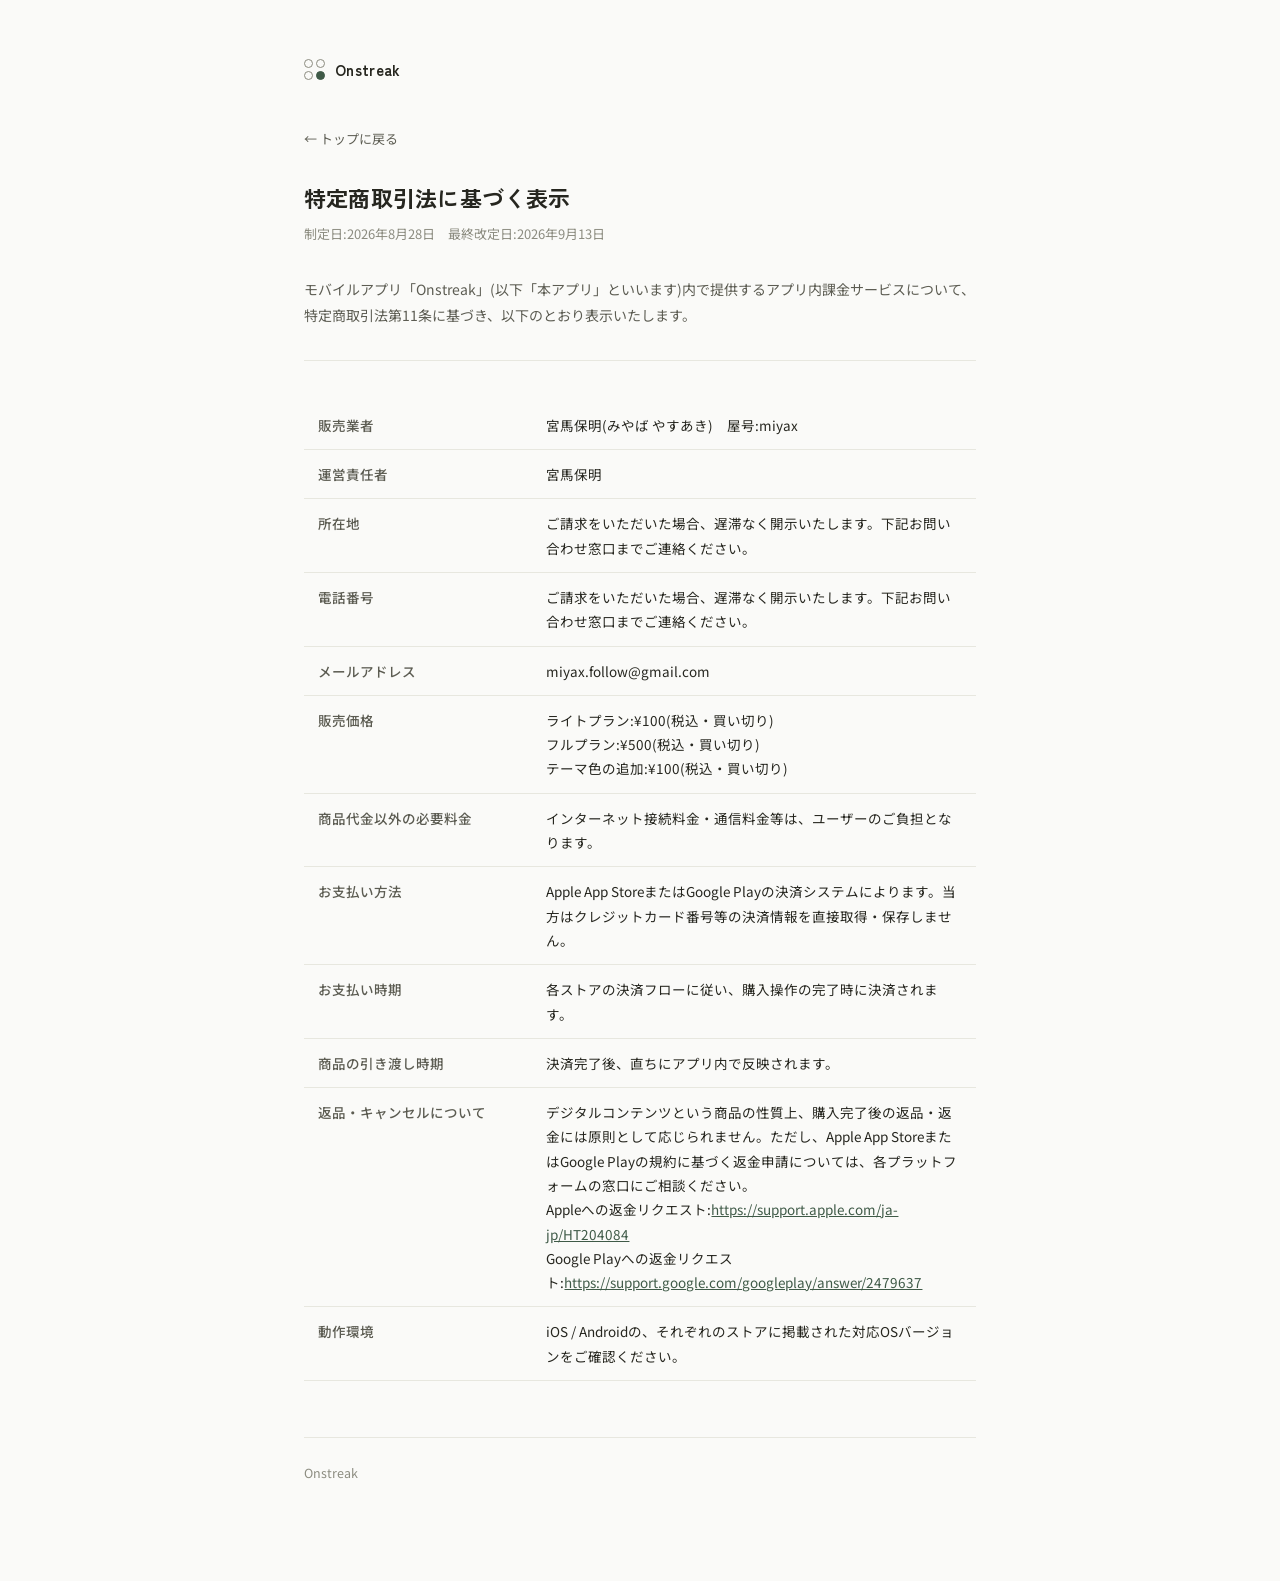
<file: tokushoho.html>
<!doctype html>
<html lang="ja">
<head>
<meta charset="utf-8">
<meta name="viewport" content="width=device-width, initial-scale=1">
<title>特定商取引法に基づく表示｜Onstreak</title>
<link rel="stylesheet" href="style.css">
</head>
<body>
<div class="wrap">
  <div class="brand">
    <div class="brand-dots"><span></span><span></span><span></span><span></span></div>
    <div class="brand-name">Onstreak</div>
  </div>
  <a class="back" href="index.html">← トップに戻る</a>

  <h1>特定商取引法に基づく表示</h1>
  <div class="dates">制定日:2026年8月28日　最終改定日:2026年9月13日</div>

  <div class="intro">
    モバイルアプリ「Onstreak」(以下「本アプリ」といいます)内で提供するアプリ内課金サービスについて、特定商取引法第11条に基づき、以下のとおり表示いたします。
  </div>

  <table>
    <tr><th>販売業者</th><td>宮馬保明(みやば やすあき)　屋号:miyax</td></tr>
    <tr><th>運営責任者</th><td>宮馬保明</td></tr>
    <tr><th>所在地</th><td>ご請求をいただいた場合、遅滞なく開示いたします。下記お問い合わせ窓口までご連絡ください。</td></tr>
    <tr><th>電話番号</th><td>ご請求をいただいた場合、遅滞なく開示いたします。下記お問い合わせ窓口までご連絡ください。</td></tr>
    <tr><th>メールアドレス</th><td>miyax.follow@gmail.com</td></tr>
    <tr><th>販売価格</th><td>ライトプラン:¥100(税込・買い切り)<br>フルプラン:¥500(税込・買い切り)<br>テーマ色の追加:¥100(税込・買い切り)</td></tr>
    <tr><th>商品代金以外の必要料金</th><td>インターネット接続料金・通信料金等は、ユーザーのご負担となります。</td></tr>
    <tr><th>お支払い方法</th><td>Apple App StoreまたはGoogle Playの決済システムによります。当方はクレジットカード番号等の決済情報を直接取得・保存しません。</td></tr>
    <tr><th>お支払い時期</th><td>各ストアの決済フローに従い、購入操作の完了時に決済されます。</td></tr>
    <tr><th>商品の引き渡し時期</th><td>決済完了後、直ちにアプリ内で反映されます。</td></tr>
    <tr><th>返品・キャンセルについて</th><td>デジタルコンテンツという商品の性質上、購入完了後の返品・返金には原則として応じられません。ただし、Apple App StoreまたはGoogle Playの規約に基づく返金申請については、各プラットフォームの窓口にご相談ください。<br>
      Appleへの返金リクエスト:<a href="https://support.apple.com/ja-jp/HT204084" target="_blank" rel="noopener">https://support.apple.com/ja-jp/HT204084</a><br>
      Google Playへの返金リクエスト:<a href="https://support.google.com/googleplay/answer/2479637" target="_blank" rel="noopener">https://support.google.com/googleplay/answer/2479637</a>
    </td></tr>
    <tr><th>動作環境</th><td>iOS / Androidの、それぞれのストアに掲載された対応OSバージョンをご確認ください。</td></tr>
  </table>

  <footer>Onstreak</footer>
</div>
</body>
</html>
</file>
<file: style.css>
@import url('https://fonts.googleapis.com/css2?family=Noto+Sans+JP:wght@400;500;700&family=Zen+Kaku+Gothic+New:wght@500;700&display=swap');

:root {
  --bg: #FAFAF8;
  --surface: #FFFFFF;
  --text-primary: #26261F;
  --text-secondary: #5C5C52;
  --text-tertiary: #8C8C80;
  --accent: #3F5A47;
  --border: #E7E7DF;
}

* { box-sizing: border-box; }

body {
  margin: 0;
  background: var(--bg);
  color: var(--text-primary);
  font-family: "Noto Sans JP", -apple-system, BlinkMacSystemFont, sans-serif;
  line-height: 1.8;
  -webkit-font-smoothing: antialiased;
}

.wrap {
  max-width: 720px;
  margin: 0 auto;
  padding: 56px 24px 96px;
}

.brand {
  display: flex;
  align-items: center;
  gap: 10px;
  margin-bottom: 40px;
}

.brand-dots {
  display: grid;
  grid-template-columns: repeat(2, 9px);
  grid-template-rows: repeat(2, 9px);
  gap: 3px;
}
.brand-dots span { border-radius: 50%; background: transparent; border: 1.5px solid var(--text-tertiary); }
.brand-dots span:nth-child(4) { background: var(--accent); border-color: var(--accent); }

.brand-name {
  font-family: "Zen Kaku Gothic New", sans-serif;
  font-weight: 700;
  font-size: 15px;
  letter-spacing: 0.02em;
  color: var(--text-primary);
}

a.back {
  display: inline-block;
  margin-bottom: 28px;
  color: var(--text-secondary);
  text-decoration: none;
  font-size: 13px;
}
a.back:hover { color: var(--accent); }

h1 {
  font-family: "Zen Kaku Gothic New", sans-serif;
  font-size: 22px;
  font-weight: 700;
  margin: 0 0 4px;
  letter-spacing: 0.01em;
}

.dates {
  color: var(--text-tertiary);
  font-size: 13px;
  margin-bottom: 32px;
}

.intro {
  color: var(--text-secondary);
  font-size: 14px;
  margin-bottom: 40px;
  padding-bottom: 32px;
  border-bottom: 1px solid var(--border);
}

h2 {
  font-family: "Zen Kaku Gothic New", sans-serif;
  font-size: 16px;
  font-weight: 700;
  margin: 40px 0 14px;
  color: var(--text-primary);
}

h3 {
  font-size: 14px;
  font-weight: 700;
  margin: 24px 0 10px;
  color: var(--text-secondary);
}

p, li { font-size: 14.5px; color: var(--text-primary); }

ul, ol { padding-left: 1.3em; margin: 10px 0; }
li { margin: 6px 0; }

.card-list a {
  display: block;
  padding: 18px 20px;
  margin-bottom: 12px;
  background: var(--surface);
  border: 1px solid var(--border);
  border-radius: 12px;
  color: var(--text-primary);
  text-decoration: none;
  font-size: 14.5px;
  font-weight: 500;
  transition: border-color .15s ease;
}
.card-list a:hover { border-color: var(--accent); }
.card-list a .arrow { float: right; color: var(--text-tertiary); }

table {
  width: 100%;
  border-collapse: collapse;
  margin: 12px 0 24px;
  font-size: 13.5px;
}
table th, table td {
  text-align: left;
  padding: 12px 14px;
  border-bottom: 1px solid var(--border);
  vertical-align: top;
}
table th {
  width: 34%;
  color: var(--text-secondary);
  font-weight: 500;
  white-space: nowrap;
}

.note {
  margin-top: 6px;
  padding: 14px 16px;
  background: var(--surface);
  border: 1px solid var(--border);
  border-radius: 10px;
  color: var(--text-secondary);
  font-size: 13px;
}

footer {
  margin-top: 56px;
  padding-top: 24px;
  border-top: 1px solid var(--border);
  color: var(--text-tertiary);
  font-size: 12.5px;
}

a { color: var(--accent); }
</file>
